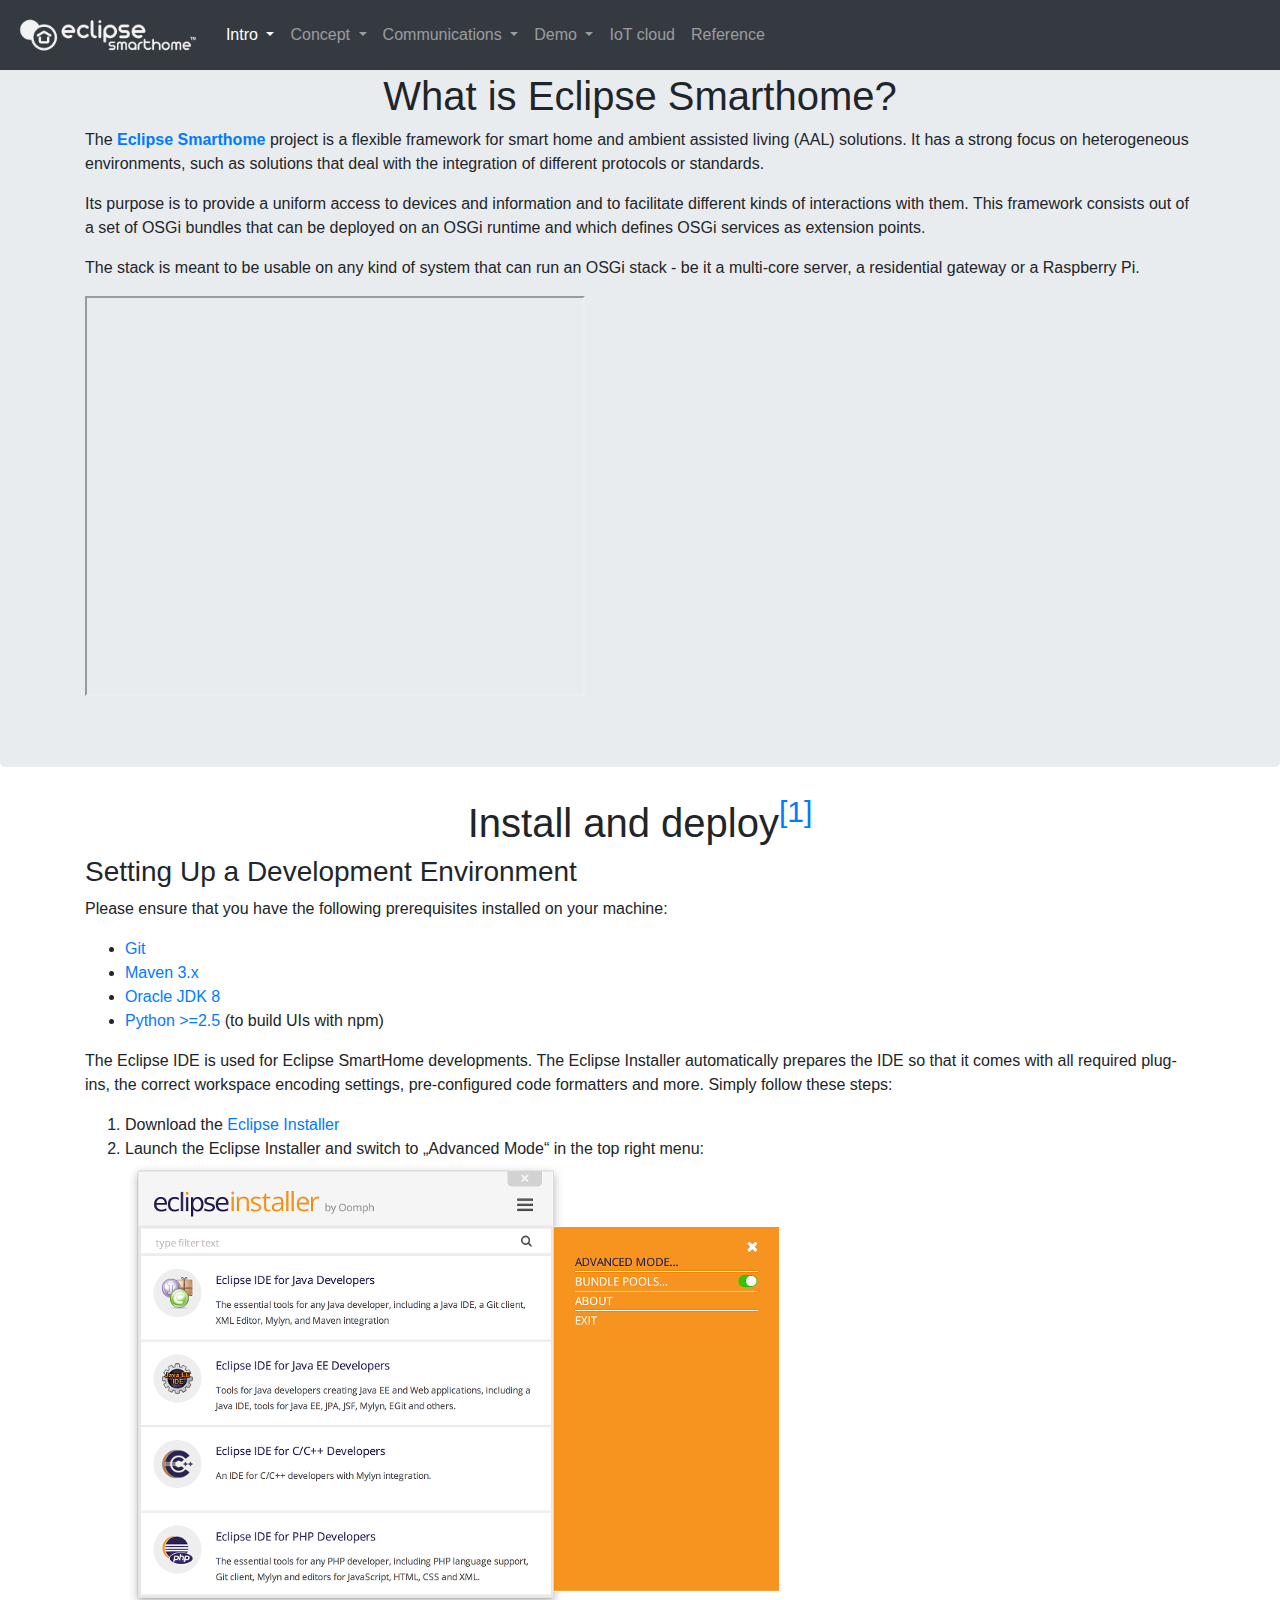
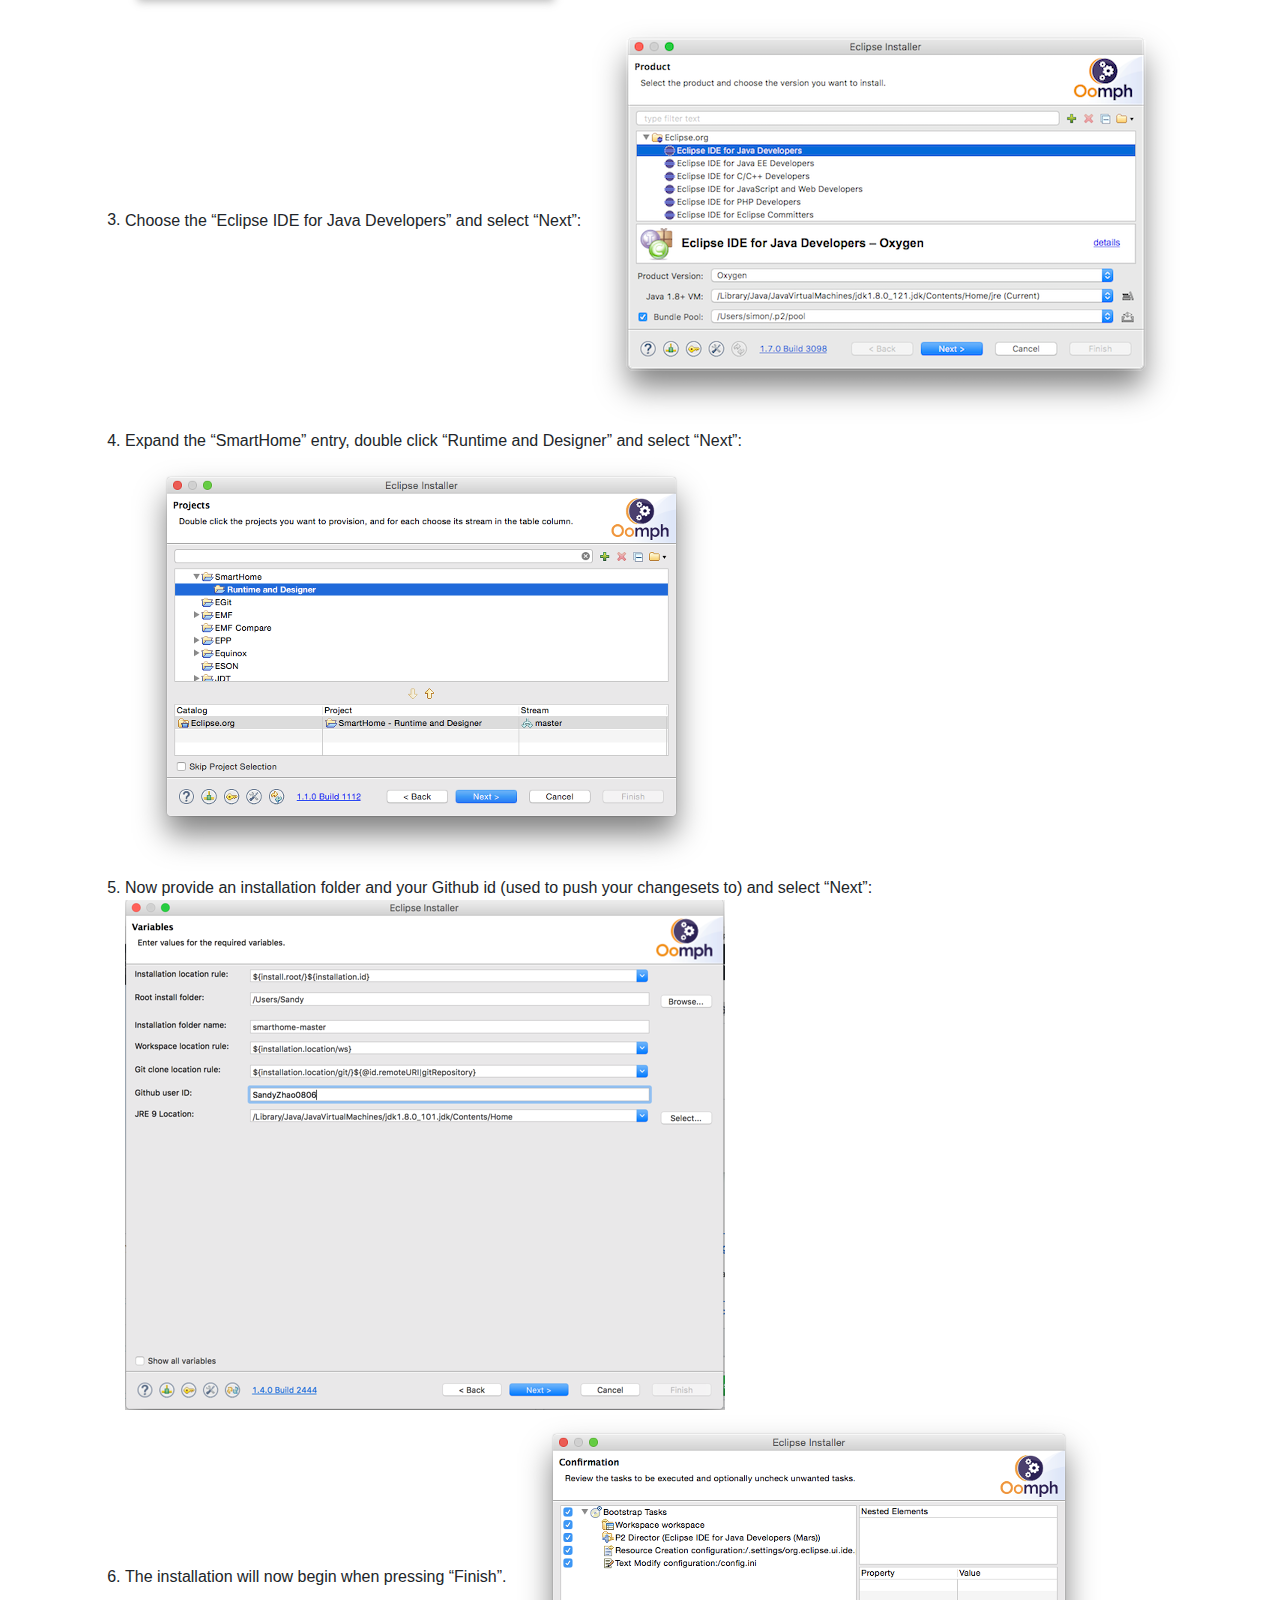
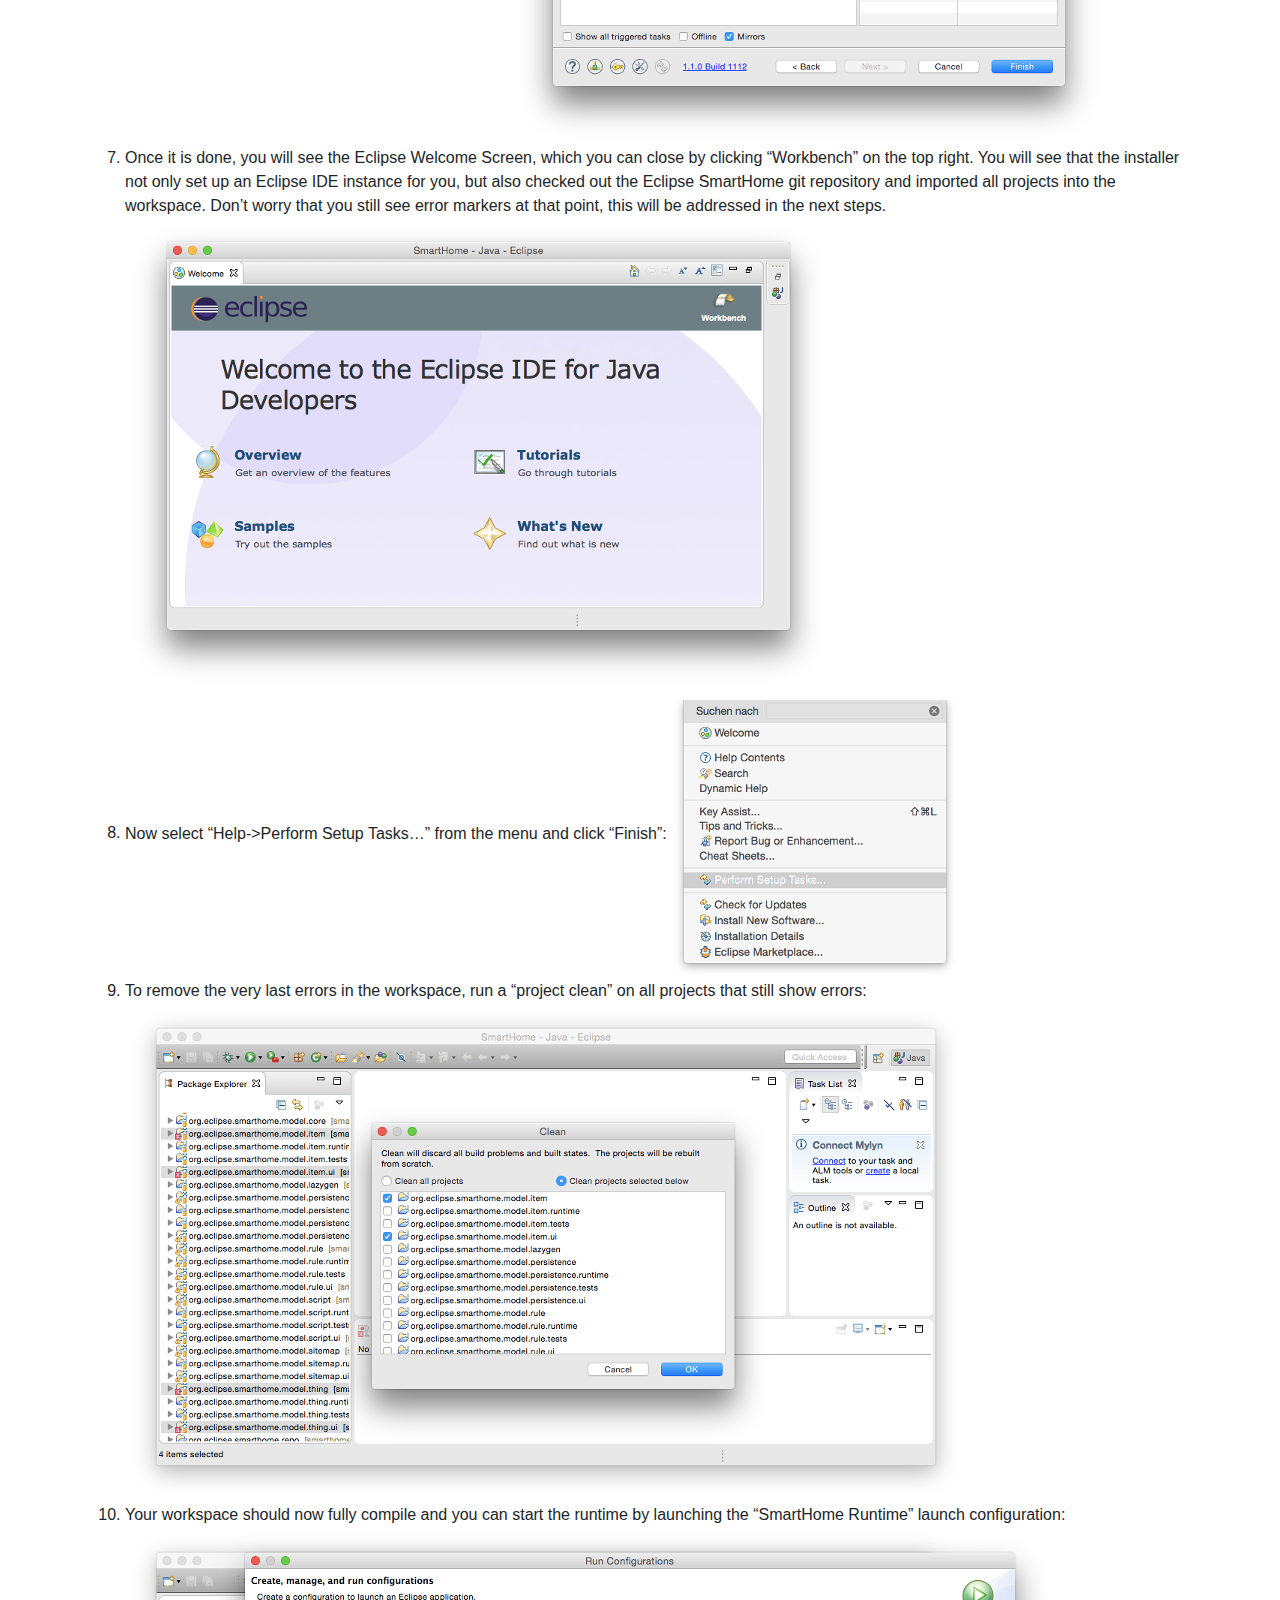
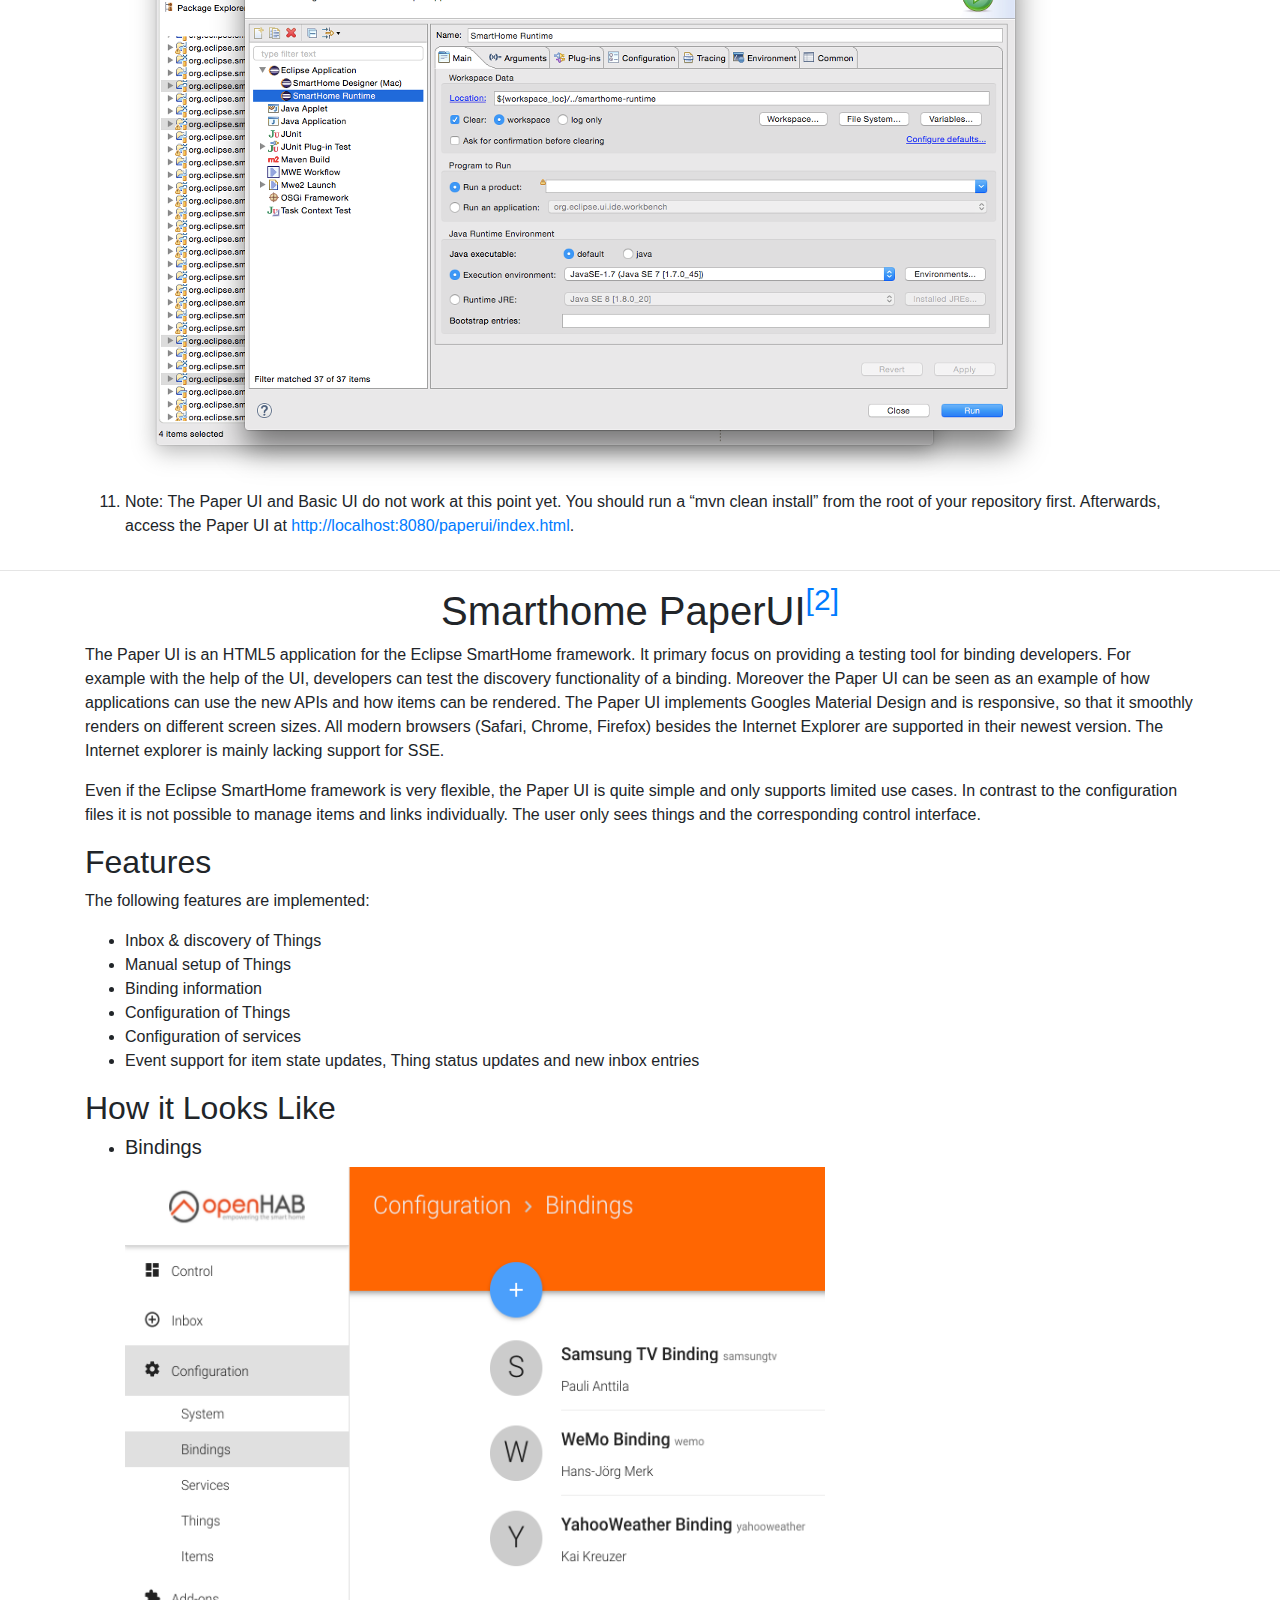
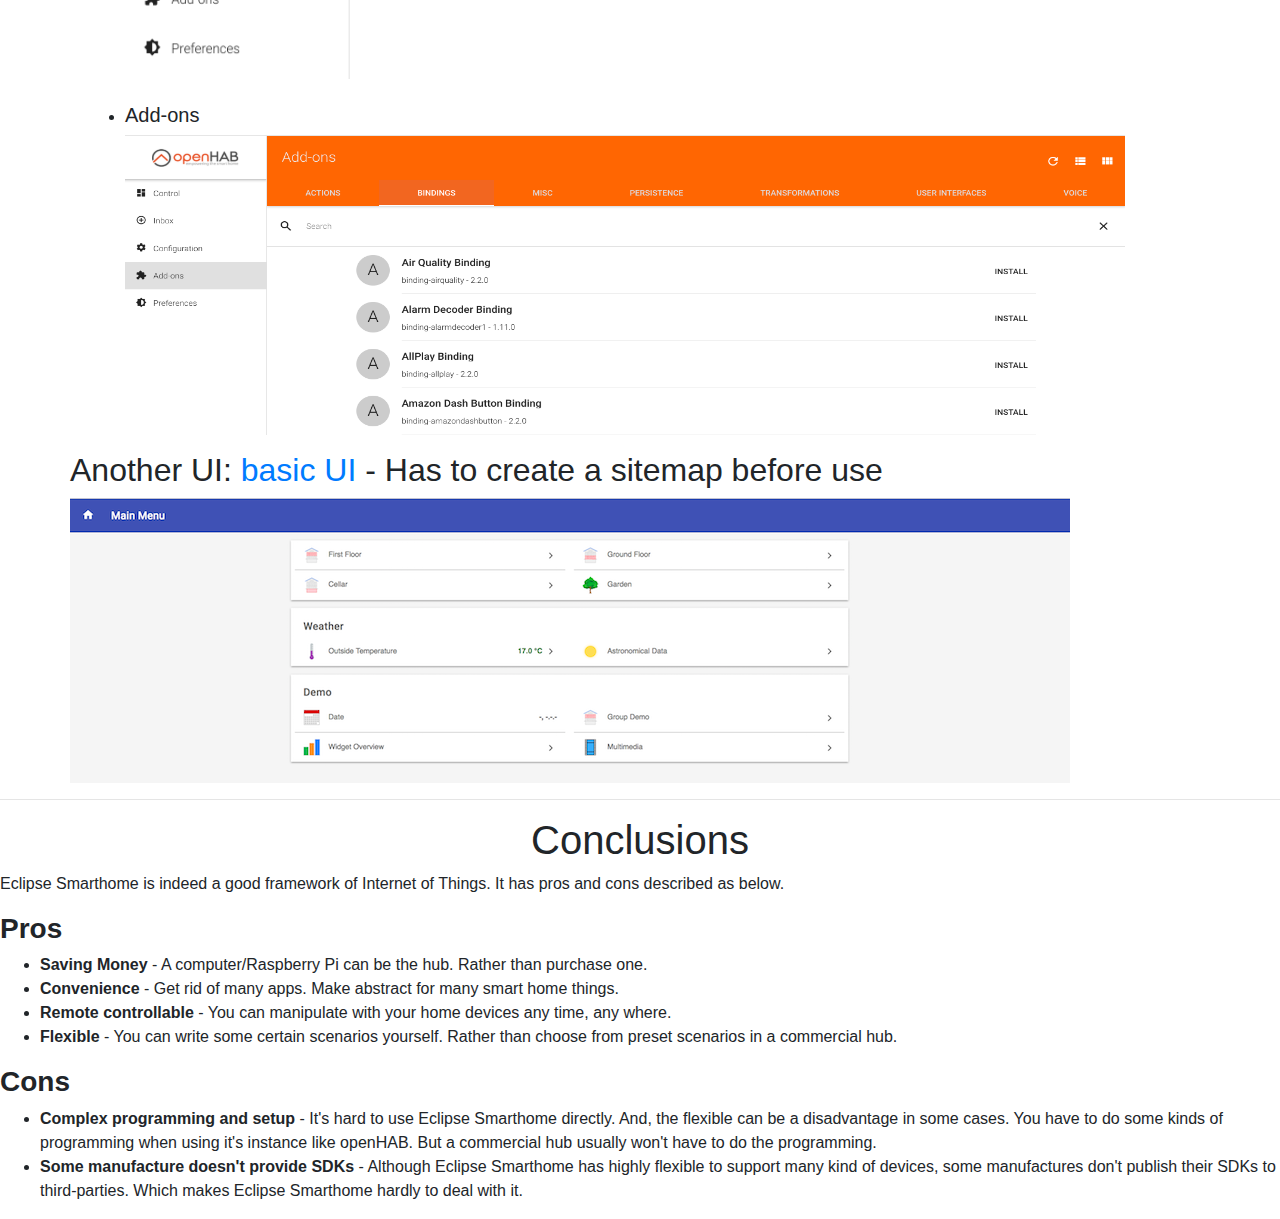
<file: index.html>
<!DOCTYPE html>
<html lang="en">
  <head>
    <meta charset="UTF-8">
    <meta http-equiv="X-UA-Compatible" content="IE=edge">
    <meta name="viewport" content="width=device-width, initial-scale=1">
    <title>Intro</title>
    <!-- Bootstrap -->
    <link href="css/bootstrap-4.0.0.css" rel="stylesheet">
  </head>
  <body>
    <nav id="myHeader" class="navbar navbar-expand-lg navbar-dark bg-dark header fixed-top">
      <a class="navbar-brand" href="#"><img src="images/eclipse_logo.png" height="40"></a>
      <button class="navbar-toggler" type="button" data-toggle="collapse" data-target="#navbarSupportedContent" aria-controls="navbarSupportedContent" aria-expanded="false" aria-label="Toggle navigation">
      <span class="navbar-toggler-icon"></span>
      </button>
      <div class="collapse navbar-collapse" id="navbarSupportedContent">
        <ul class="navbar-nav mr-auto">
		  <li class="nav-item dropdown active">
            <a class="nav-link dropdown-toggle" href="#" id="navbarDropdown" role="button" data-toggle="dropdown" aria-haspopup="true" aria-expanded="false">
            Intro
            </a>
            <div class="dropdown-menu" aria-labelledby="navbarDropdown">
              <a class="dropdown-item" href="index.html">What is Eclipse Smarthome?</a>
              <a class="dropdown-item" href="index.html#install">Install and deploy</a>
			  <a class="dropdown-item" href="index.html#paper-ui">Smarthome PaperUI</a>
			  <a class="dropdown-item" href="index.html#conclusions">Conclusions</a>
          </li>
		  <li class="nav-item dropdown">
            <a class="nav-link dropdown-toggle" href="#" id="navbarDropdown" role="button" data-toggle="dropdown" aria-haspopup="true" aria-expanded="false">
            Concept
            </a>
            <div class="dropdown-menu" aria-labelledby="navbarDropdown">
              <a class="dropdown-item" href="concept.html">Things</a>
              <a class="dropdown-item" href="concept.html#channels">Channels</a>
              <a class="dropdown-item" href="concept.html#bindings">Bindings</a>
              <a class="dropdown-item" href="concept.html#items">Items</a>
              <a class="dropdown-item" href="concept.html#links">Links</a>
          </li>
		  <li class="nav-item dropdown">
            <a class="nav-link dropdown-toggle" href="#" id="navbarDropdown" role="button" data-toggle="dropdown" aria-haspopup="true" aria-expanded="false">
            Communications
            </a>
            <div class="dropdown-menu" aria-labelledby="navbarDropdown">
              <a class="dropdown-item" href="communications.html">What is REST?</a>
              <a class="dropdown-item" href="communications.html#restapi">REST API</a>
              <a class="dropdown-item" href="communications.html#endpoints">REST Endpoints</a>
          </li>
		  <li class="nav-item dropdown">
            <a class="nav-link dropdown-toggle" href="#" id="navbarDropdown" role="button" data-toggle="dropdown" aria-haspopup="true" aria-expanded="false">
            Demo
            </a>
            <div class="dropdown-menu" aria-labelledby="navbarDropdown">
              <a class="dropdown-item" href="demo.html">An instance - openHAB2</a>
              <a class="dropdown-item" href="demo.html#live">live demo</a>
          </li>
		  <li class="nav-item">
            <a class="nav-link" href="cloud.html" >IoT cloud</a>
          </li>
		  <li class="nav-item">
            <a class="nav-link" href="references.html" >Reference</a>
          </li>
        </ul>
      </div>
    </nav>
    <section id="what-is">
      <div class="jumbotron mt-2">
        <div class="container">
          <div class="row">
            <div class="col-12">
              <h1 class="text-center">What is Eclipse Smarthome?</h1>
              <p>The <strong><a href="https://www.eclipse.org/smarthome/index.html">Eclipse Smarthome</a></strong> project is a flexible framework for smart home and ambient assisted living (AAL) solutions. It has a strong focus on heterogeneous environments, such as solutions that deal with the integration of different protocols or standards.</p>
              <p>Its purpose is to provide a uniform access to devices and information and to facilitate different kinds of interactions with them. This framework consists out of a set of OSGi bundles that can be deployed on an OSGi runtime and which defines OSGi services as extension points.</p>
              <p>The stack is meant to be usable on any kind of system that can run an OSGi stack - be it a multi-core server, a residential gateway or a Raspberry Pi.</p>
              <!-- <p><a class="btn btn-primary btn-lg" href="#" role="button">Learn more »</a></p> -->
              <iframe style="margin:auto;"width="500" height="400" src="https://www.youtube.com/embed/0rbv51feAII"></iframe>
            </div>
          </div>
        </div>
      </div>
    </section>
    <section id="install">
      <div class="container">
        <div class="row">
          <div class="col-12">
            <h1 class="text-center">Install and deploy<sup><a href="references.html">[1]</a></sup></h1>
            <h3>Setting Up a Development Environment</h3>
            <p>Please ensure that you have the following prerequisites installed on your machine:</p>
            <ul>
              <li><a href="https://git-scm.com/downloads">Git</a></li>
              <li><a href="https://maven.apache.org/download.cgi">Maven 3.x</a></li>
              <li><a href="http://www.oracle.com/technetwork/java/javase/downloads/jdk8-downloads-2133151.html">Oracle JDK 8</a></li>
              <li><a href="https://www.python.org/downloads/">Python >=2.5</a> (to build UIs with npm)</li>
            </ul>
            <p>The Eclipse IDE is used for Eclipse SmartHome developments. The Eclipse Installer automatically prepares the IDE so that it comes with all required plug-ins, the correct workspace encoding settings, pre-configured code formatters and more. Simply follow these steps:</p>
            <ol>
                <li>Download the <a href="https://wiki.eclipse.org/Eclipse_Installer">Eclipse Installer</a></li>
                <li>Launch the Eclipse Installer and switch to „Advanced Mode“ in the top right menu:
              <img src="images/ide0.png" alt="Step 0"></li>
                <li>Choose the “Eclipse IDE for Java Developers” and select “Next”:
              <img src="images/ide1.png" alt="Step 1"></li>
                <li>Expand the “SmartHome” entry, double click “Runtime and Designer” and select “Next”:
              <img src="images/ide2.png" alt="Step 2"></li>
                <li>Now provide an installation folder and your Github id (used to push your changesets to) and select “Next”:
              <img src="images/ide3.png" alt="Step 3"></li>
                <li>The installation will now begin when pressing “Finish”.
              <img src="images/ide4.png" alt="Step 4"></li>
                <li>Once it is done, you will see the Eclipse Welcome Screen, which you can close by clicking “Workbench” on the top right. You will see that the installer not only set up an Eclipse IDE instance for you, but also checked out the Eclipse SmartHome git repository and imported all projects into the workspace. Don’t worry that you still see error markers at that point, this will be addressed in the next steps.
              <img src="images/ide5.png" alt="Step 5"></li>
                <li>Now select “Help-&gt;Perform Setup Tasks…” from the menu and click “Finish”:
              <img src="images/ide6.png" alt="Step 6"></li>
                <li>To remove the very last errors in the workspace, run a “project clean” on all projects that still show errors:
              <img src="images/ide7.png" alt="Step 7"></li>
                <li>Your workspace should now fully compile and you can start the runtime by launching the “SmartHome Runtime” launch configuration:
              <img src="images/ide8.png" alt="Step 8"></li>
                <li>Note: The Paper UI and Basic UI do not work at this point yet. You should run a “mvn clean install” from the root of your repository first. Afterwards, access the Paper UI at <a href="http://localhost:8080/paperui/index.html">http://localhost:8080/paperui/index.html</a>.</li>
              </ol>
          </div>
        </div>
      </div>
    </section>
    <hr>
    <section id="paper-ui">
      <div class="container">
        <div class="row">
          <div class="col-12">
            <h1 class="text-center">Smarthome PaperUI<sup><a href="references.html">[2]</a></sup></h1>
            <p>The Paper UI is an HTML5 application for the Eclipse SmartHome framework. It primary focus on providing a testing tool for binding developers. For example with the help of the UI, developers can test the discovery functionality of a binding. Moreover the Paper UI can be seen as an example of how applications can use the new APIs and how items can be rendered. The Paper UI implements Googles Material Design and is responsive, so that it smoothly renders on different screen sizes. All modern browsers (Safari, Chrome, Firefox) besides the Internet Explorer are supported in their newest version. The Internet explorer is mainly lacking support for SSE.</p>
            <p>Even if the Eclipse SmartHome framework is very flexible, the Paper UI is quite simple and only supports limited use cases. In contrast to the configuration files it is not possible to manage items and links individually. The user only sees things and the corresponding control interface.</p>
            <!-- <button type="button" class="btn btn-success">Get in touch</button> -->
            <h2>Features</h2>
            <p>The following features are implemented:</p>
            <ul>
                <li>Inbox &amp; discovery of Things</li>
                <li>Manual setup of Things</li>
                <li>Binding information</li>
                <li>Configuration of Things</li>
                <li>Configuration of services</li>
                <li>Event support for item state updates, Thing status updates and new inbox entries</li>
            </ul>
            <p>
              <h2>How it Looks Like</h2> 
              <ul>
                  <li><h5>Bindings</h5><img src="images/paperui1.png" height="512" width="700"></li><br>
                  <li><h5>Add-ons</h5><img src="images/paperui2.png" height="300" width="1000"></li>
              </ul>
            </p>
          </div>
          <h2>Another UI: <a href="http://demo.openhab.org:8080/basicui/app?sitemap=demo">basic UI</a> - Has to create a sitemap before use</h2>
          <img src="images/basicui.png">
        </div>
      </div>
    </section>
    <hr>
    <section id="conclusions">
        <h1 class="text-center">Conclusions</h1>
        <p>Eclipse Smarthome is indeed a good framework of Internet of Things. It has pros and cons described as below.</p>
        <h3><strong>Pros</strong></h3>
        <ul>
          <li><strong>Saving Money</strong> - A computer/Raspberry Pi can be the hub. Rather than purchase one.</li>
          <li><strong>Convenience</strong> - Get rid of many apps. Make abstract for many smart home things.</li>
          <li><strong>Remote controllable</strong> - You can manipulate with your home devices any time, any where.</li>
          <li><strong>Flexible</strong> - You can write some certain scenarios yourself. Rather than choose from preset scenarios in a commercial hub.</li>
        </ul>

        <h3><strong>Cons</strong></h3>
      <ul>
        <li><strong>Complex programming and setup</strong> - It's hard to use Eclipse Smarthome directly. And, the flexible can be a disadvantage in some cases. You have to do some kinds of programming when using it's instance like openHAB. But a commercial hub usually won't have to do the programming.</li>
        <li><strong>Some manufacture doesn't provide SDKs</strong> - Although Eclipse Smarthome has highly flexible to support many kind of devices, some manufactures don't publish their SDKs to third-parties. Which makes Eclipse Smarthome hardly to deal with it.</li>
      </ul>
    </section>

    <!-- jQuery (necessary for Bootstrap's JavaScript plugins) -->
    <script src="js/jquery-3.2.1.min.js"></script>
    <!-- Include all compiled plugins (below), or include individual files as needed -->
    <script src="js/popper.min.js"></script>
    <script src="js/bootstrap-4.0.0.js"></script>
    <script src="js/setheader.js"></script>
  </body>
</html>
</file>
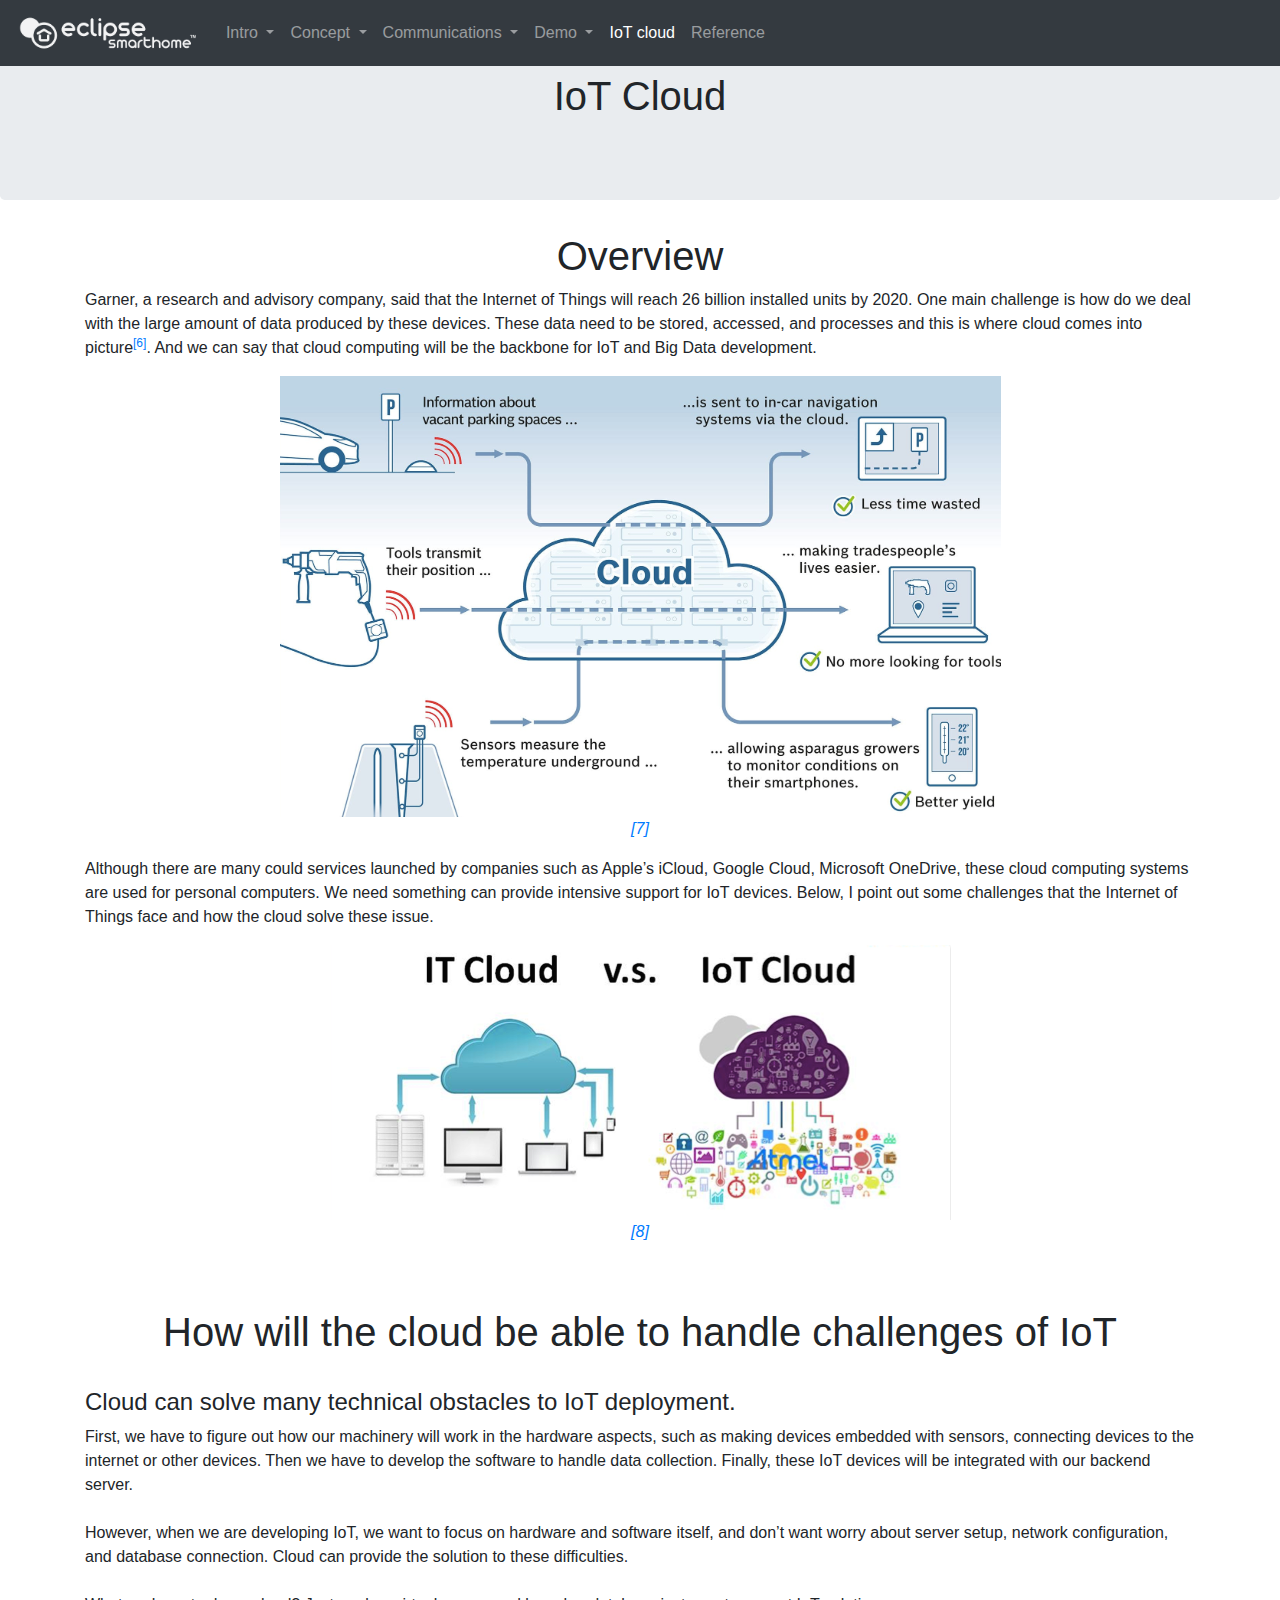
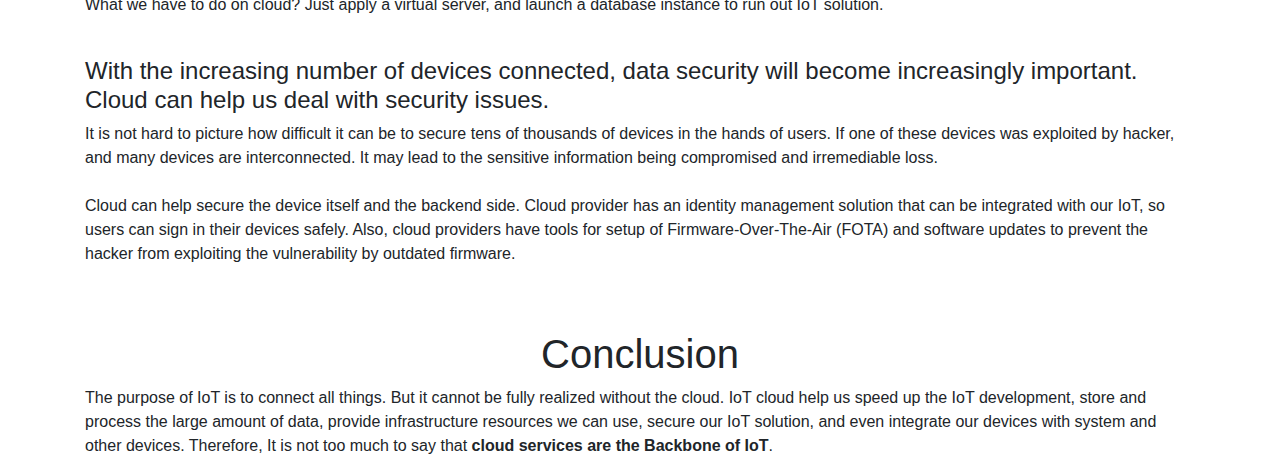
<file: cloud.html>
<!DOCTYPE html>
<html lang="en">

<head>
    <meta charset="UTF-8">
    <meta http-equiv="X-UA-Compatible" content="IE=edge">
    <meta name="viewport" content="width=device-width, initial-scale=1">
    <title>IoT Cloud</title>
    <!-- Bootstrap -->
    <link href="css/bootstrap-4.0.0.css" rel="stylesheet">
</head>

<body>
    <nav class="navbar navbar-expand-lg navbar-dark bg-dark fixed-top">
        <a class="navbar-brand" href="#"><img src="images/eclipse_logo.png" height="40"></a>
        <button class="navbar-toggler" type="button" data-toggle="collapse" data-target="#navbarSupportedContent" aria-controls="navbarSupportedContent" aria-expanded="false" aria-label="Toggle navigation">
            <span class="navbar-toggler-icon"></span>
        </button>
        <div class="collapse navbar-collapse" id="navbarSupportedContent">
            <ul class="navbar-nav mr-auto">
                <li class="nav-item dropdown">
                    <a class="nav-link dropdown-toggle" href="#" id="navbarDropdown" role="button" data-toggle="dropdown" aria-haspopup="true" aria-expanded="false">
                    Intro
                </a>
                    <div class="dropdown-menu" aria-labelledby="navbarDropdown">
                        <a class="dropdown-item" href="index.html">What is Eclipse Smarthome?</a>
                        <a class="dropdown-item" href="index.html#install">Install and deploy</a>
                        <a class="dropdown-item" href="index.html#paper-ui">Smarthome PaperUI</a>
                        <a class="dropdown-item" href="index.html#conclusions">Conclusions</a>
                    </div>
                </li>
                <li class="nav-item dropdown">
                    <a class="nav-link dropdown-toggle" href="#" id="conceptNavbarDropdown" role="button" data-toggle="dropdown" aria-haspopup="true" aria-expanded="false">
                    Concept
                </a>
                    <div class="dropdown-menu" aria-labelledby="navbarDropdown">
                        <a class="dropdown-item" href="concept.html">Things</a>
                        <a class="dropdown-item" href="concept.html#channels">Channels</a>
                        <a class="dropdown-item" href="concept.html#bindings">Bindings</a>
                        <a class="dropdown-item" href="concept.html#items">Items</a>
                        <a class="dropdown-item" href="concept.html#links">Links</a>
                    </div>
                </li>
                <li class="nav-item dropdown">
                    <a class="nav-link dropdown-toggle" href="#" id="communicationsNavbarDropdown" role="button" data-toggle="dropdown" aria-haspopup="true" aria-expanded="false">
                    Communications
                </a>
                    <div class="dropdown-menu" aria-labelledby="navbarDropdown">
                        <a class="dropdown-item" href="communications.html">What is REST?</a>
                        <a class="dropdown-item" href="communications.html#restapi">REST API</a>
                        <a class="dropdown-item" href="communications.html#endpoints">REST Endpoints</a>
                    </div>
                </li>
                <li class="nav-item dropdown">
                    <a class="nav-link dropdown-toggle" href="#" id="demoNavbarDropdown" role="button" data-toggle="dropdown" aria-haspopup="true" aria-expanded="false">
                    Demo
                </a>
                    <div class="dropdown-menu" aria-labelledby="DemoNavbarDropdown">
                        <a class="dropdown-item" href="demo.html">An instance - openHAB2</a>
                        <a class="dropdown-item" href="demo.html#live">live demo</a>
                    </div>
                </li>
                <li class="nav-item  active">
                    <a class="nav-link" href="cloud.html">IoT cloud</a>
                </li>
                <li class="nav-item">
                    <a class="nav-link" href="references.html">Reference</a>
                </li>
            </ul>
        </div>
    </nav>
    <section>
        <div class="jumbotron text-center mt-2">
            <div class="container">
                <div class="row">
                    <div class="col-12">
                        <h1>IoT Cloud</h1>
                        <p></p>
                    </div>
                </div>
            </div>
        </div>
    </section>
    <section id="rest">
        <div class="container">
            <div class="row">
                <div class="col-12 text-left">
                    <h1 class="text-center">Overview</h1>
                    <p>Garner, a research and advisory company, said that the Internet of Things will reach 26 billion installed units by 2020. One main challenge is how do we deal with the large amount of data produced by these devices. These data need to be stored, accessed, and processes and this is where cloud comes into picture<sup><a href="references.html">[6]</a></sup>. And we can say that cloud computing will be the backbone for IoT and Big Data development.
                    </p>
                    <p class="text-center"><img src="images/cloud1.png"><br><a href="references.html"><em>[7]</em></a></p>
 

                    <p>Although there are many could services launched by companies such as Apple’s iCloud, Google Cloud, Microsoft OneDrive, these cloud computing systems are used for personal computers. We need something can provide intensive support for IoT devices. Below, I point out some challenges that the Internet of Things face and how the cloud solve these issue.</p>
                    <p class="text-center"><img src="images/cloud2.png"><br><a href="references.html"><em>[8]</em></a></p>



                    <br>
                    <br>
                    <h1 class="text-center">How will the cloud be able to handle challenges of IoT</h1>
                    <br>
                    <h4>Cloud can solve many technical obstacles to IoT deployment.</h4>
                    <p>First, we have to figure out how our machinery will work in the hardware aspects, such as making devices embedded with sensors, connecting devices to the internet or other devices. Then we have to develop the software to handle data collection. Finally, these IoT devices will be integrated with our backend server. <br><br>However, when we are developing IoT, we want to focus on hardware and software itself, and don’t want worry about server setup, network configuration, and database connection. Cloud can provide the solution to these difficulties. <br><br>What we have to do on cloud? Just apply a virtual server, and launch a database instance to run out IoT solution.
                    </p>
                    <br>
                    <h4>With the increasing number of devices connected, data security will become increasingly important. Cloud can help us deal with security issues.</h4>
                    <p>It is not hard to picture how difficult it can be to secure tens of thousands of devices in the hands of users. If one of these devices was exploited by hacker, and many devices are interconnected. It may lead to the sensitive information being compromised and irremediable loss. <br><br>Cloud can help secure the device itself and the backend side. Cloud provider has an identity management solution that can be integrated with our IoT, so users can sign in their devices safely. Also, cloud providers have tools for setup of Firmware-Over-The-Air (FOTA) and software updates to prevent the hacker from exploiting the vulnerability by outdated firmware.
                    </p>
                    <br>
                    <br>
                    <h1 class="text-center">Conclusion</h1>
                    <p>The purpose of IoT is to connect all things. But it cannot be fully realized without the cloud. IoT cloud help us speed up the IoT development, store and process the large amount of data, provide infrastructure resources we can use, secure our IoT solution, and even integrate our devices with system and other devices. Therefore, It is not too much to say that <strong>cloud services are the Backbone of IoT</strong>.</p>
                </div>
            </div>
        </div>
    </section>

    <!-- jQuery (necessary for Bootstrap's JavaScript plugins) -->
    <script src="js/jquery-3.2.1.min.js"></script>
    <!-- Include all compiled plugins (below), or include individual files as needed -->
    <script src="js/popper.min.js"></script>
    <script src="js/bootstrap-4.0.0.js"></script>
</body>

</html>
</file>
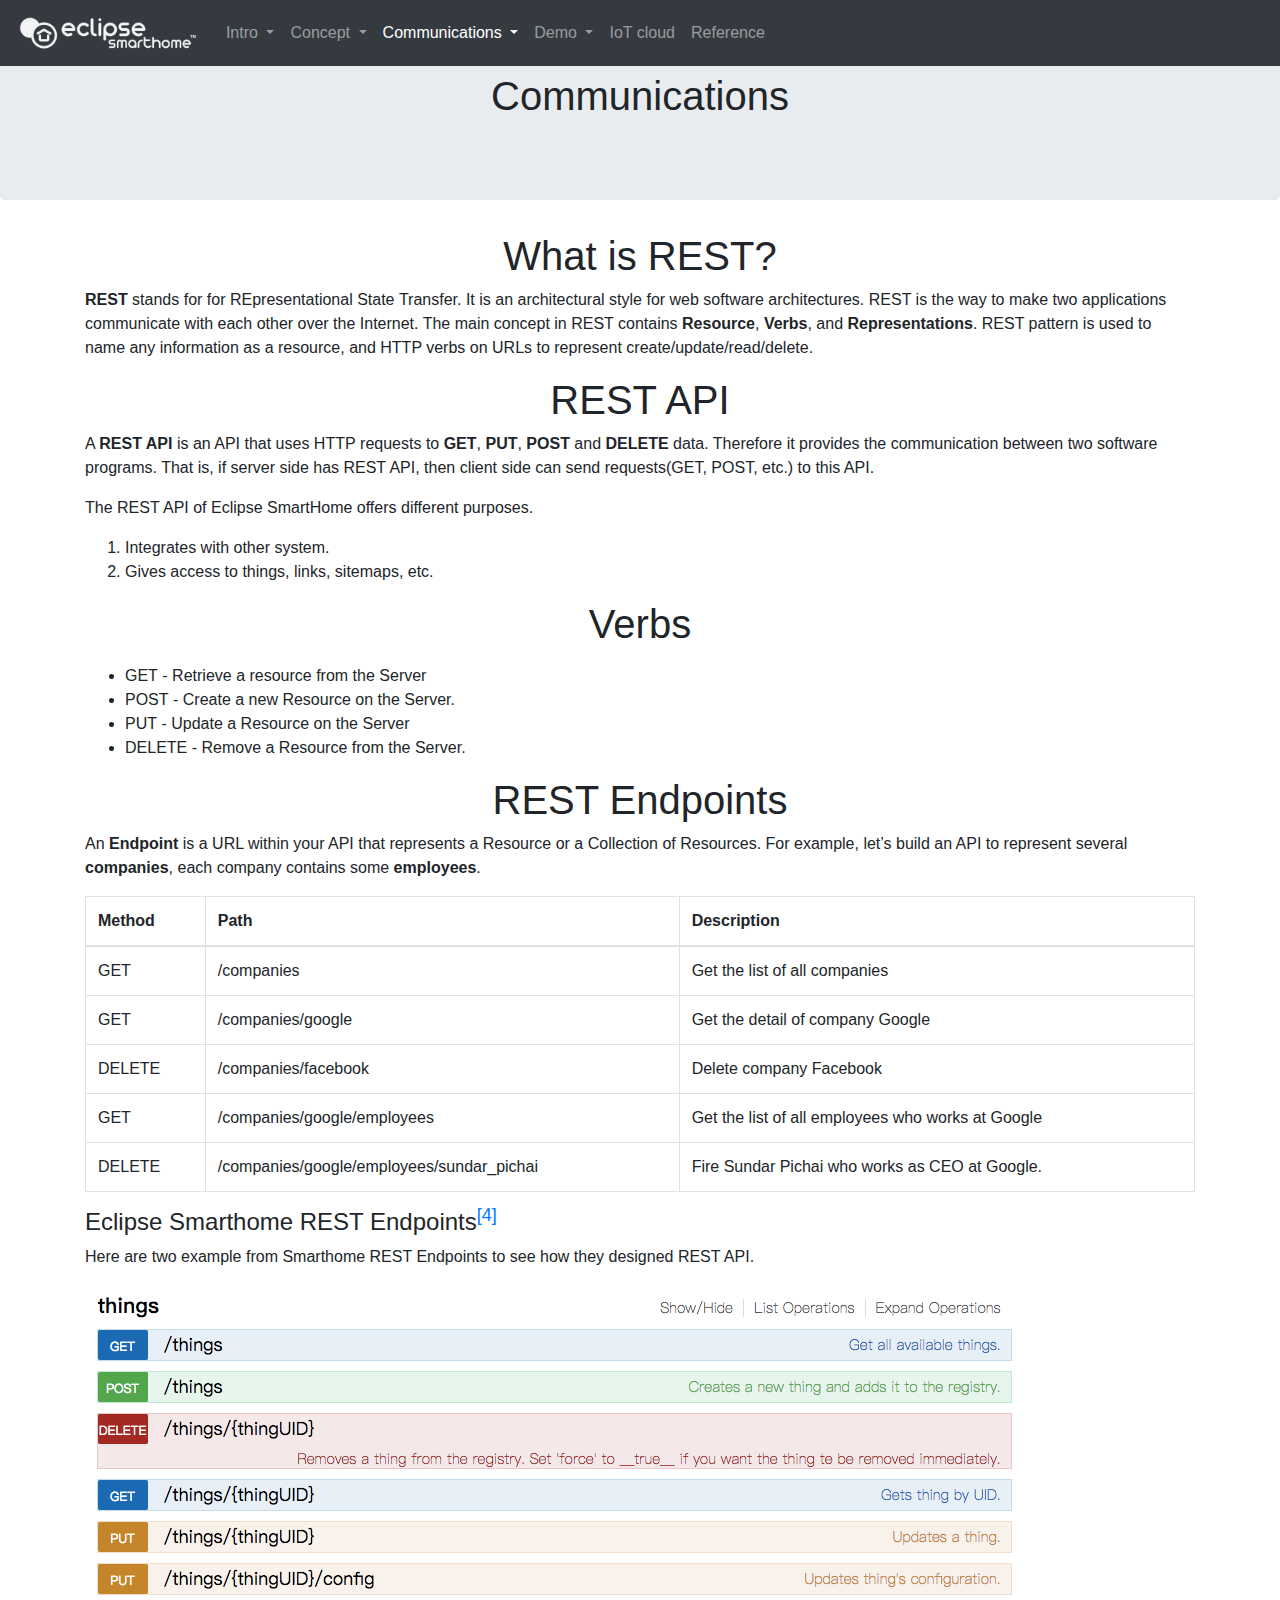
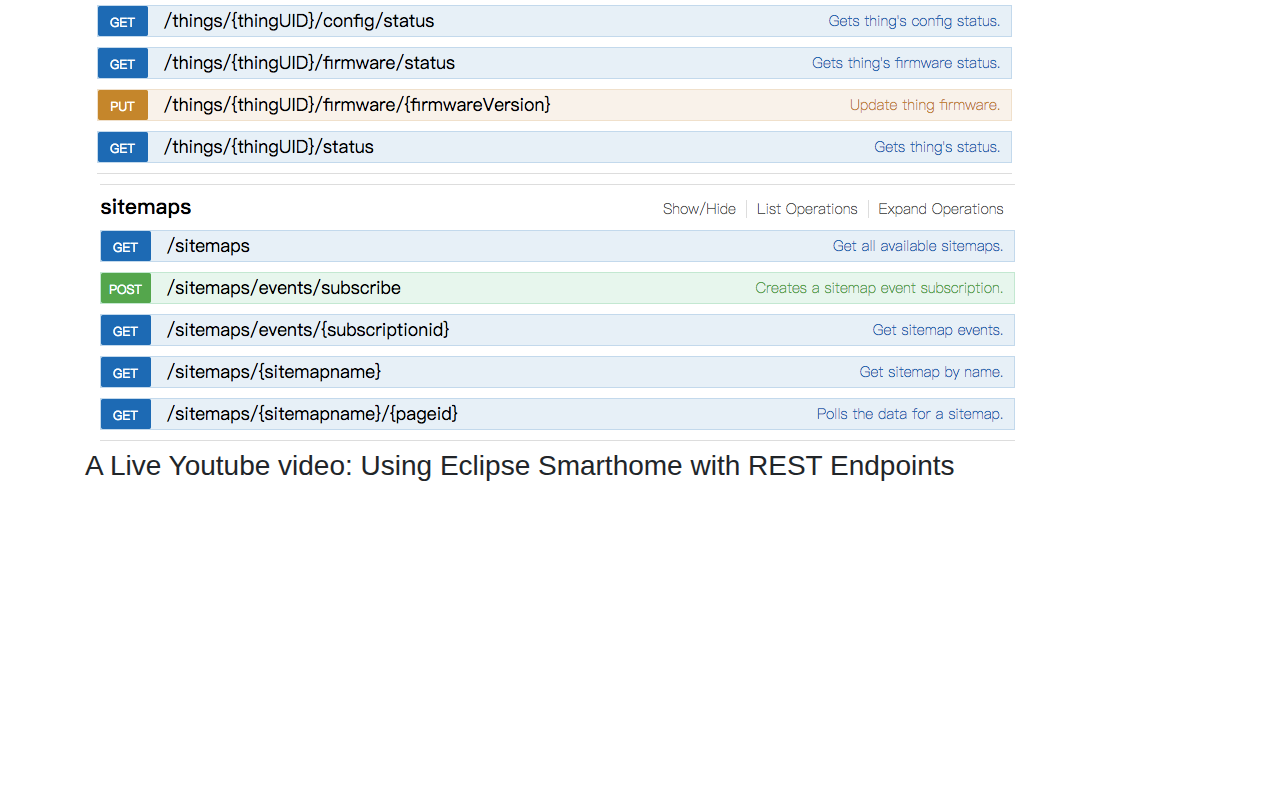
<file: communications.html>
<!DOCTYPE html>
<html lang="en">

<head>
    <meta charset="UTF-8">
    <meta http-equiv="X-UA-Compatible" content="IE=edge">
    <meta name="viewport" content="width=device-width, initial-scale=1">
    <title>Communications</title>
    <!-- Bootstrap -->
    <link href="css/bootstrap-4.0.0.css" rel="stylesheet">
</head>

<body>
    <nav class="navbar navbar-expand-lg navbar-dark bg-dark fixed-top">
        <a class="navbar-brand" href="#"><img src="images/eclipse_logo.png" height="40"></a>
        <button class="navbar-toggler" type="button" data-toggle="collapse" data-target="#navbarSupportedContent" aria-controls="navbarSupportedContent" aria-expanded="false" aria-label="Toggle navigation">
            <span class="navbar-toggler-icon"></span>
        </button>
        <div class="collapse navbar-collapse" id="navbarSupportedContent">
            <ul class="navbar-nav mr-auto">
                <li class="nav-item dropdown">
                    <a class="nav-link dropdown-toggle" href="#" id="navbarDropdown" role="button" data-toggle="dropdown" aria-haspopup="true" aria-expanded="false">
                    Intro
                </a>
                    <div class="dropdown-menu" aria-labelledby="navbarDropdown">
                        <a class="dropdown-item" href="index.html">What is Eclipse Smarthome?</a>
                        <a class="dropdown-item" href="index.html#install">Install and deploy</a>
                        <a class="dropdown-item" href="index.html#paper-ui">Smarthome PaperUI</a>
                        <a class="dropdown-item" href="index.html#conclusions">Conclusions</a>
                    </div>
                </li>
                <li class="nav-item dropdown">
                    <a class="nav-link dropdown-toggle" href="#" id="conceptNavbarDropdown" role="button" data-toggle="dropdown" aria-haspopup="true" aria-expanded="false">
                    Concept
                </a>
                    <div class="dropdown-menu" aria-labelledby="navbarDropdown">
                        <a class="dropdown-item" href="concept.html">Things</a>
                        <a class="dropdown-item" href="concept.html#channels">Channels</a>
                        <a class="dropdown-item" href="concept.html#bindings">Bindings</a>
                        <a class="dropdown-item" href="concept.html#items">Items</a>
                        <a class="dropdown-item" href="concept.html#links">Links</a>
                    </div>
                </li>
                <li class="nav-item dropdown active">
                    <a class="nav-link dropdown-toggle" href="#" id="communicationsNavbarDropdown" role="button" data-toggle="dropdown" aria-haspopup="true" aria-expanded="false">
                    Communications
                </a>
                    <div class="dropdown-menu" aria-labelledby="navbarDropdown">
                        <a class="dropdown-item" href="communications.html">What is REST?</a>
                        <a class="dropdown-item" href="communications.html#restapi">REST API</a>
                        <a class="dropdown-item" href="communications.html#endpoints">REST Endpoints</a>
                    </div>
                </li>
                <li class="nav-item dropdown">
                    <a class="nav-link dropdown-toggle" href="#" id="demoNavbarDropdown" role="button" data-toggle="dropdown" aria-haspopup="true" aria-expanded="false">
                    Demo
                </a>
                    <div class="dropdown-menu" aria-labelledby="DemoNavbarDropdown">
                        <a class="dropdown-item" href="demo.html">An instance - openHAB2</a>
                        <a class="dropdown-item" href="demo.html#live">live demo</a>
                    </div>
                </li>
                <li class="nav-item">
                    <a class="nav-link" href="cloud.html">IoT cloud</a>
                </li>
                <li class="nav-item">
                    <a class="nav-link" href="references.html">Reference</a>
                </li>
            </ul>
        </div>
    </nav>
    <section>
        <div class="jumbotron text-center mt-2">
            <div class="container">
                <div class="row">
                    <div class="col-12">
                        <h1>Communications</h1>
                        <p></p>
                    </div>
                </div>
            </div>
        </div>
    </section>
    <section id="rest">
        <div class="container">
            <div class="row">
                <div class="col-12 text-left">
                    <h1 class="text-center">What is REST?</h1>
                    <p><strong>REST</strong> stands for for REpresentational State Transfer. It is an architectural style for web software architectures. REST is the way to make two applications communicate with each other over the Internet. The main concept in REST contains <strong>Resource</strong>, <strong>Verbs</strong>, and <strong>Representations</strong>. REST pattern is used to name any information as a resource, and HTTP verbs on URLs to represent create/update/read/delete.
                    </p>
                </div>
            </div>
        </div>
    </section>
    <section id="restapi">
        <div class="container">
            <div class="row">
                <div class="col-12 text-left">
                    <h1 class="text-center">REST API</h1>
                    <p>A <strong>REST API</strong> is an API that uses HTTP requests to <strong>GET</strong>, <strong>PUT</strong>, <strong>POST</strong> and <strong>DELETE</strong> data. Therefore it provides the communication between two software programs. That is, if server side has REST API, then client side can send requests(GET, POST, etc.) to this API.
                    </p>
                    <p>The REST API of Eclipse SmartHome offers different purposes.</p>
                        <ol>
                            <li>Integrates with other system.</li>
                            <li>Gives access to things, links, sitemaps, etc.</li>
                        </ol>
                    
                </div>
            </div>
        </div>
    </section>
    <section id="verbs">
        <div class="container">
            <div class="row">
                <div class="col-12 text-left">
                    <h1 class="text-center">Verbs</h1>
                    <p>
                        <ul>
                            <li>GET - Retrieve a resource from the Server</li>
                            <li>POST - Create a new Resource on the Server.</li>
                            <li>PUT - Update a Resource on the Server</li>
                            <li>DELETE - Remove a Resource from the Server.</li>
                        </ul>
                    </p>
                </div>
            </div>
        </div>
    </section>
    <section id="endpoints">
        <div class="container">
            <div class="row">
                <div class="col-12 text-left">
                    <h1 class="text-center">REST Endpoints</h1>
                    <p>
                        An
                        <Strong>Endpoint</Strong> is a URL within your API that represents a Resource or a Collection of Resources. For example, let’s build an API to represent several <Strong>companies</Strong>, each company contains some <Strong>employees</Strong>. 
                    </p>
                    <table class="table table-bordered">
                            <thead>
                                <tr>
                                    <th>Method</th>
                                    <th>Path</th>
                                    <th>Description</th>
                                </tr>
                            </thead>
                            <tbody>
                                <tr>
                                    <td>GET</td>
                                    <td>/companies</td>
                                    <td>Get the list of all companies</td>
                                </tr>
                                <tr>
                                    <td>GET</td>
                                    <td>/companies/google</td>
                                    <td>Get the detail of company Google</td>
                                </tr>
                                <tr>
                                    <td>DELETE</td>
                                    <td>/companies/facebook</td>
                                    <td>Delete company Facebook</td>
                                </tr>
                                <tr>
                                    <td>GET</td>
                                    <td>/companies/google/employees</td>
                                    <td>Get the list of all employees who works at Google</td>
                                </tr>
                                <tr>
                                    <td>DELETE</td>
                                    <td>/companies/google/employees/sundar_pichai</td>
                                    <td>Fire Sundar Pichai who works as CEO at Google.</td>
                                </tr>
                            </tbody>
                        </table>


                        <h4>
                            Eclipse Smarthome REST Endpoints<sup><a href="references.html">[4]</a> </sup>
                        </h4>
                        <p>Here are two example from Smarthome REST Endpoints to see how they designed REST API.</p>

                        <img class="mr-3 img-fluid" src="images/things_api.png">
                        <img class="mr-3 img-fluid" src="images/sitemaps_api.png">
                        <h3 class="text-left">A Live Youtube video: Using Eclipse Smarthome with REST Endpoints</h3>
                        <iframe width="560" height="315" src="https://www.youtube.com/embed/fC8VS3MggPY" frameborder="0" allow="autoplay; encrypted-media" allowfullscreen></iframe>

                </div>
            </div>
        </div>
    </section>

    <!-- jQuery (necessary for Bootstrap's JavaScript plugins) -->
    <script src="js/jquery-3.2.1.min.js"></script>
    <!-- Include all compiled plugins (below), or include individual files as needed -->
    <script src="js/popper.min.js"></script>
    <script src="js/bootstrap-4.0.0.js"></script>
</body>

</html>
</file>
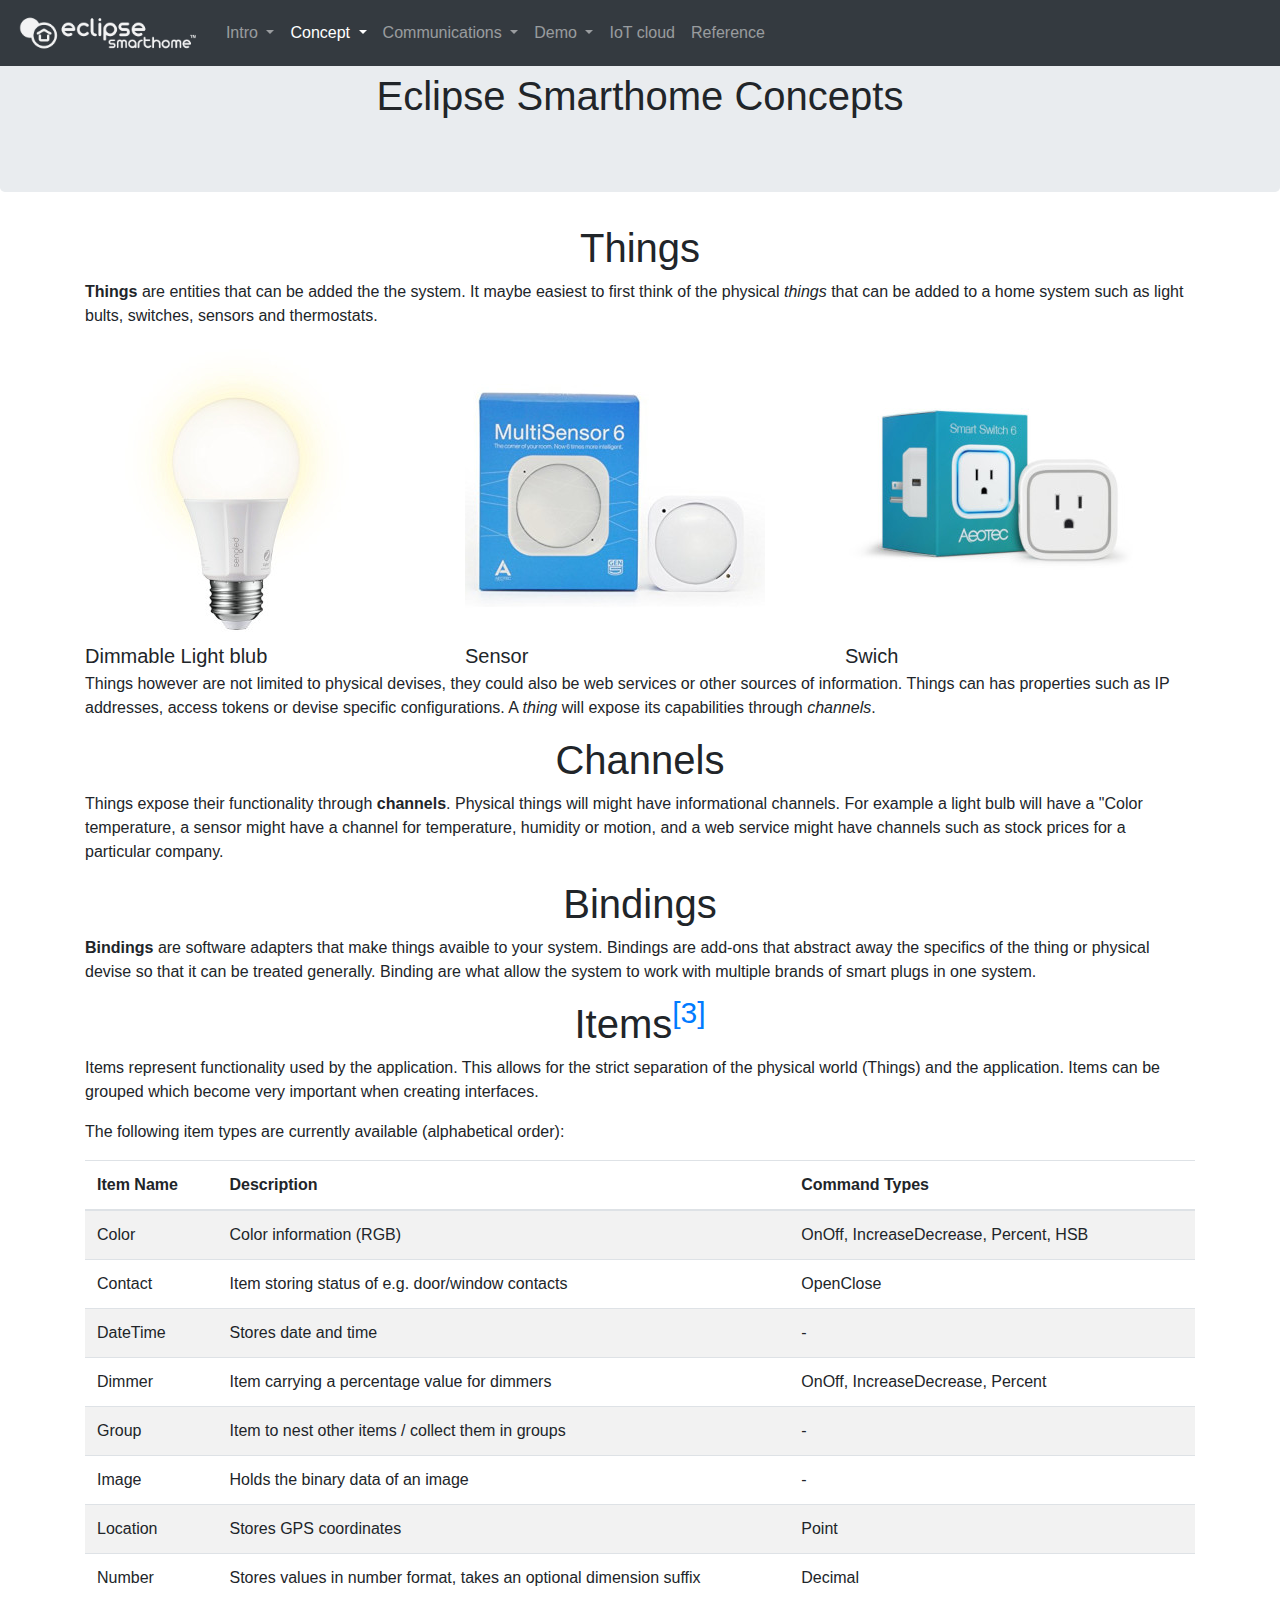
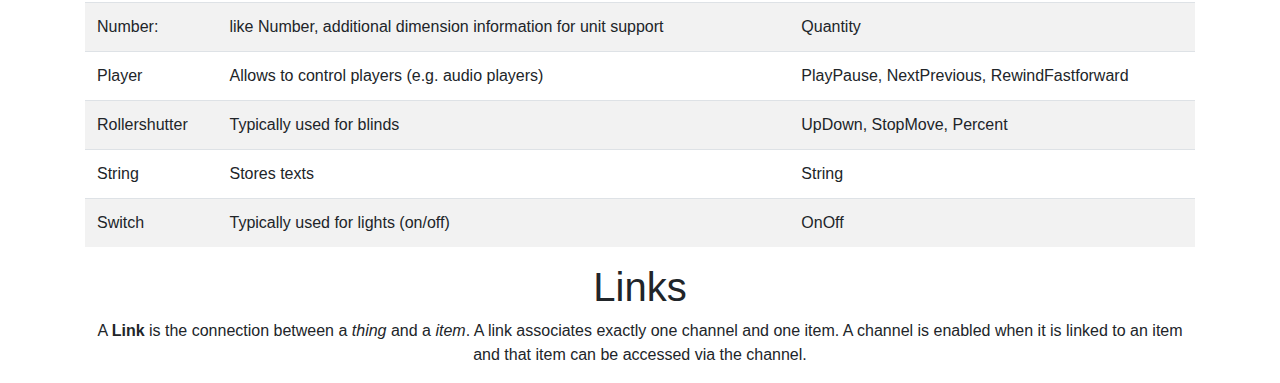
<file: concept.html>
<!DOCTYPE html>
<html lang="en">
<head>
    <meta charset="UTF-8">
    <meta http-equiv="X-UA-Compatible" content="IE=edge">
    <meta name="viewport" content="width=device-width, initial-scale=1">
    <title>Concepts</title>
    <!-- Bootstrap -->
    <link href="css/bootstrap-4.0.0.css" rel="stylesheet">
</head>
<body>
<nav class="navbar navbar-expand-lg navbar-dark bg-dark fixed-top">
    <a class="navbar-brand" href="#"><img src="images/eclipse_logo.png" height="40"></a>
    <button class="navbar-toggler" type="button" data-toggle="collapse" data-target="#navbarSupportedContent" aria-controls="navbarSupportedContent" aria-expanded="false" aria-label="Toggle navigation">
        <span class="navbar-toggler-icon"></span>
    </button>
    <div class="collapse navbar-collapse" id="navbarSupportedContent">
        <ul class="navbar-nav mr-auto">
            <li class="nav-item dropdown">
                <a class="nav-link dropdown-toggle" href="#" id="navbarDropdown" role="button" data-toggle="dropdown" aria-haspopup="true" aria-expanded="false">
                    Intro
                </a>
                <div class="dropdown-menu" aria-labelledby="navbarDropdown">
                    <a class="dropdown-item" href="index.html">What is Eclipse Smarthome?</a>
                    <a class="dropdown-item" href="index.html#install">Install and deploy</a>
                    <a class="dropdown-item" href="index.html#paper-ui">Smarthome PaperUI</a>
                    <a class="dropdown-item" href="index.html#conclusions">Conclusions</a>
                </div>
            </li>
            <li class="nav-item dropdown active">
                <a class="nav-link dropdown-toggle" href="#" id="conceptNavbarDropdown" role="button" data-toggle="dropdown" aria-haspopup="true" aria-expanded="false">
                    Concept
                </a>
                <div class="dropdown-menu" aria-labelledby="navbarDropdown">
                    <a class="dropdown-item" href="concept.html">Things</a>
                    <a class="dropdown-item" href="concept.html#channels">Channels</a>
                    <a class="dropdown-item" href="concept.html#bindings">Bindings</a>
                    <a class="dropdown-item" href="concept.html#items">Items</a>
                    <a class="dropdown-item" href="concept.html#links">Links</a>
                </div>
            </li>
            <li class="nav-item dropdown">
                <a class="nav-link dropdown-toggle" href="#" id="communicationsNavbarDropdown" role="button" data-toggle="dropdown" aria-haspopup="true" aria-expanded="false">
                    Communications
                </a>
                <div class="dropdown-menu" aria-labelledby="navbarDropdown">
                    <a class="dropdown-item" href="communications.html">What is REST?</a>
                    <a class="dropdown-item" href="communications.html#restapi">REST API</a>
                    <a class="dropdown-item" href="communications.html#endpoints">REST Endpoints</a>
                </div>
            </li>
            <li class="nav-item dropdown">
                <a class="nav-link dropdown-toggle" href="#" id="demoNavbarDropdown" role="button" data-toggle="dropdown" aria-haspopup="true" aria-expanded="false">
                    Demo
                </a>
                <div class="dropdown-menu" aria-labelledby="DemoNavbarDropdown">
                    <a class="dropdown-item" href="demo.html">An instance - openHAB2</a>
                    <a class="dropdown-item" href="demo.html#live">live demo</a>
                </div>
            </li>
            <li class="nav-item">
                <a class="nav-link" href="cloud.html" >IoT cloud</a>
            </li>
            <li class="nav-item">
                <a class="nav-link" href="references.html" >Reference</a>
            </li>
        </ul>
    </div>
</nav>
<section>
    <div class="jumbotron text-center mt-2">
        <div class="container">
            <div class="row">
                <div class="col-12">
                    <h1>Eclipse Smarthome Concepts</h1>
                </div>
            </div>
        </div>
    </div>
</section>


<section id="things">
    <div class="container">
        <div class="row">
            <div class="col-12 text-left">
                <h1 class="text-center">Things</h1>
                <p><strong>Things</strong> are entities that can be added the the system.  It maybe easiest to first think of the physical <i>things</i> that can be added to a home system such as light bults, switches, sensors and thermostats.</p>
            </div>
        </div>
        <div class="row">
            <div class="col-md-4 col-12">
                <img class="img-fluid" src="images/concept/bulb.jpg" alt="Bulb">
                <div class="media-body">
                    <h5 class="mt-0 mb-1">Dimmable Light blub </h5>
                </div>
            </div>
            <div class="col-md-4 col-12">
                <img class="mr-3 img-fluid" src="images/concept/sensor.jpg" alt="Sensor">
                <div class="media-body">
                    <h5 class="mt-0 mb-1">Sensor</h5>
                </div>
            </div>
            <div class="col-md-4 col-12">
                <img class="mr-3 img-fluid" src="images/concept/smartswitch.jpg" alt="Switch">
                <div class="media-body">
                    <h5 class="mt-0 mb-1">Swich</h5>
                </div>
            </div>
        </div>
        <div class="row">
            <div class="col-12 text-left">
                <p>Things however are not limited to physical devises, they could also be web services or other sources of information.  Things can has properties such as IP addresses, access tokens or devise specific configurations. A <i>thing</i> will expose its capabilities through <i>channels</i>. </p>
            </div>
        </div>
    </div>
</section>



<section id="channels">
    <div class="container">
        <div class="row">
            <div class="col-12 text-left">
                <h1 class="text-center">Channels</h1>
                <p>Things expose their functionality through <strong>channels</strong>.  Physical things will might have informational channels.  For example a light bulb will have a &quot;Color temperature, a sensor might have a channel for temperature, humidity or motion, and a web service might have channels such as stock prices for a particular company.</p>
            </div>
        </div>
    </div>
</section>


<section id="bindings">
    <div class="container">
        <div class="row">
            <div class="col-12 text-left">
                <h1 class="text-center">Bindings</h1>
                <p><Strong>Bindings</Strong> are software adapters that make things avaible to your system.  Bindings are add-ons that abstract away the specifics of the thing or physical devise so that it can be treated generally.  Binding are what allow the system to work with multiple brands of smart plugs in one system.</p>
            </div>
        </div>
    </div>
</section>


<section id="items">
    <div class="container">
        <div class="row">
            <div class="col-12 text-left">
                <h1 class="text-center">Items<sup><a href="references.html">[3]</a> </sup></h1>
                <p>Items represent functionality used by the application. This allows for the strict separation of the physical world (Things) and the application.  Items can be grouped which become very important when creating interfaces.
                </p>
                <p>
                    The following item types are currently available (alphabetical order):
                <table class="table table-striped">
                    <thead>
                    <tr>
                        <th>Item Name</th>
                        <th>Description</th>
                        <th>Command Types</th>
                    </tr>
                    </thead>
                    <tbody>
                    <tr>
                        <td>Color</td>
                        <td>Color information (RGB)</td>
                        <td>OnOff, IncreaseDecrease, Percent, HSB</td>
                    </tr>
                    <tr>
                        <td>Contact</td>
                        <td>Item storing status of e.g. door/window contacts</td>
                        <td>OpenClose</td>
                    </tr>
                    <tr>
                        <td>DateTime</td>
                        <td>Stores date and time</td>
                        <td>-</td>
                    </tr>
                    <tr>
                        <td>Dimmer</td>
                        <td>Item carrying a percentage value for dimmers</td>
                        <td>OnOff, IncreaseDecrease, Percent</td>
                    </tr>
                    <tr>
                        <td>Group</td>
                        <td>Item to nest other items / collect them in groups</td>
                        <td>-</td>
                    </tr>
                    <tr>
                        <td>Image</td>
                        <td>Holds the binary data of an image</td>
                        <td>-</td>
                    </tr>
                    <tr>
                        <td>Location</td>
                        <td>Stores GPS coordinates</td>
                        <td>Point</td>
                    </tr>
                    <tr>
                        <td>Number</td>
                        <td>Stores values in number format, takes an optional dimension suffix</td>
                        <td>Decimal</td>
                    </tr>
                    <tr>
                        <td>Number:<dimension></dimension></td>
                        <td>like Number, additional dimension information for unit support</td>
                        <td>Quantity</td>
                    </tr>
                    <tr>
                        <td>Player</td>
                        <td>Allows to control players (e.g. audio players)</td>
                        <td>PlayPause, NextPrevious, RewindFastforward</td>
                    </tr>
                    <tr>
                        <td>Rollershutter</td>
                        <td>Typically used for blinds</td>
                        <td>UpDown, StopMove, Percent</td>
                    </tr>
                    <tr>
                        <td>String</td>
                        <td>Stores texts</td>
                        <td>String</td>
                    </tr>
                    <tr>
                        <td>Switch</td>
                        <td>Typically used for lights (on/off)</td>
                        <td>OnOff</td>
                    </tr>
                    </tbody>
                </table>
                </p>
            </div>
        </div>
    </div>
</section>


<section id="links">
    <div class="container">
        <div class="row">
            <div class="col-12 text-center">
                <h1 class="text-center">Links</h1>
                <p>A <strong>Link</strong> is the connection between a <i>thing</i> and a <i>item</i>.  A link associates exactly one channel and one item.  A channel is enabled when it is linked to an item and that item can be accessed via the channel.</p>
            </div>
        </div>
    </div>
</section>

<!-- jQuery (necessary for Bootstrap's JavaScript plugins) -->
<script src="js/jquery-3.2.1.min.js"></script>
<!-- Include all compiled plugins (below), or include individual files as needed -->
<script src="js/popper.min.js"></script>
<script src="js/bootstrap-4.0.0.js"></script>
</body>
</html>
</file>
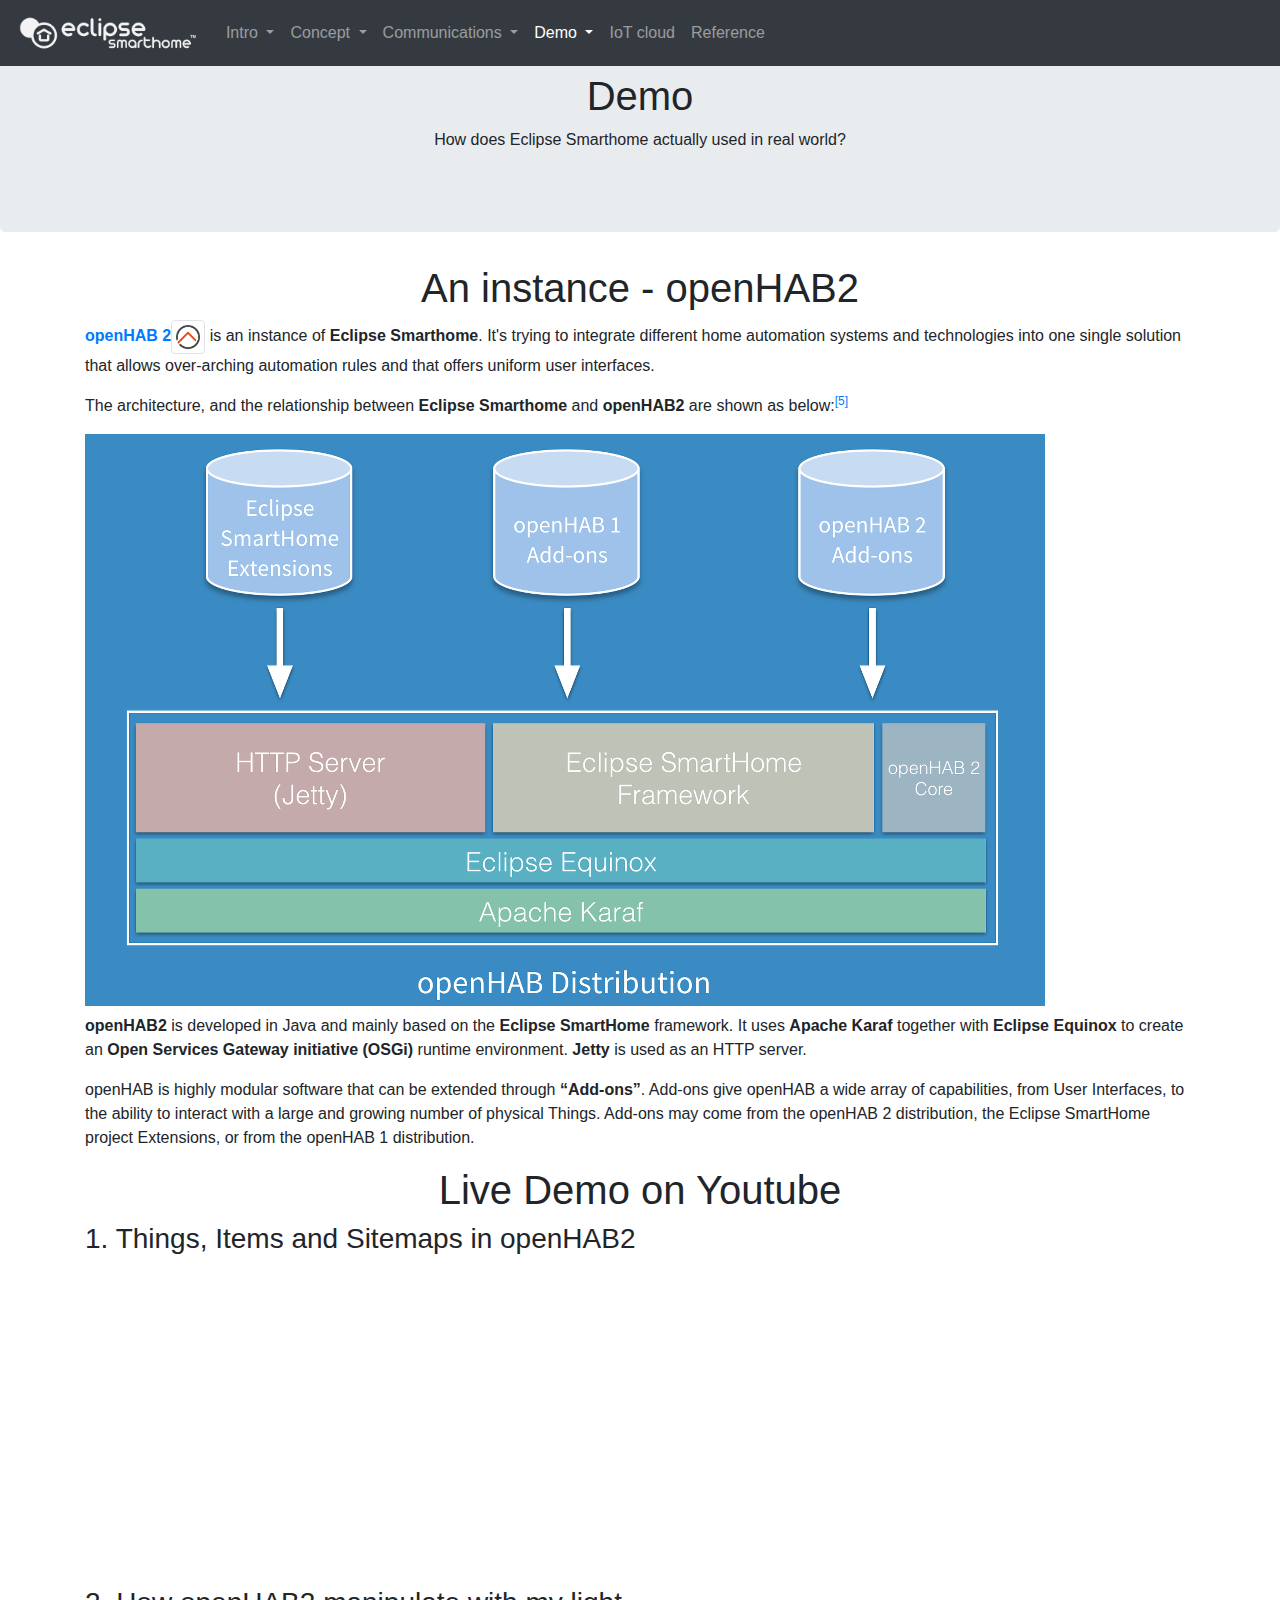
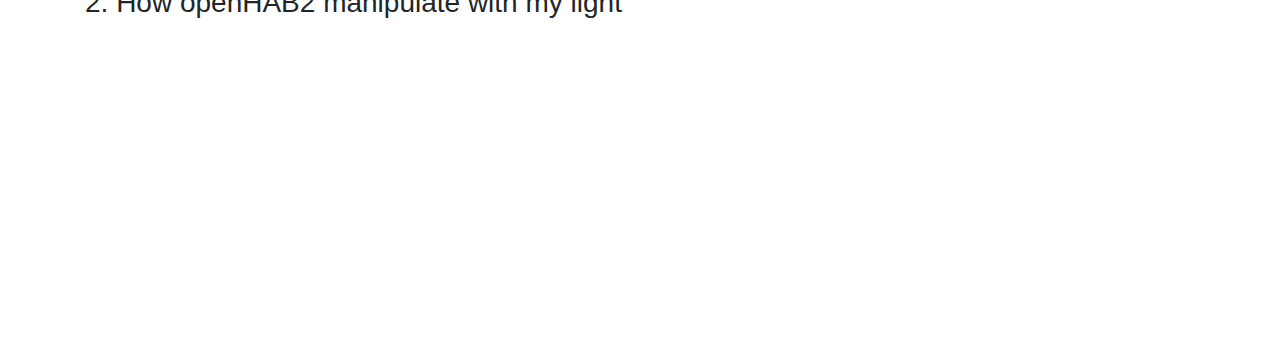
<file: demo.html>
<!DOCTYPE html>
<html lang="en">
<head>
    <meta charset="UTF-8">
    <meta http-equiv="X-UA-Compatible" content="IE=edge">
    <meta name="viewport" content="width=device-width, initial-scale=1">
    <title>Demo</title>
    <!-- Bootstrap -->
    <link href="css/bootstrap-4.0.0.css" rel="stylesheet">
</head>
<body>
<nav class="navbar navbar-expand-lg navbar-dark bg-dark fixed-top">
    <a class="navbar-brand" href="#"><img src="images/eclipse_logo.png" height="40"></a>
    <button class="navbar-toggler" type="button" data-toggle="collapse" data-target="#navbarSupportedContent" aria-controls="navbarSupportedContent" aria-expanded="false" aria-label="Toggle navigation">
        <span class="navbar-toggler-icon"></span>
    </button>
    <div class="collapse navbar-collapse" id="navbarSupportedContent">
        <ul class="navbar-nav mr-auto">
            <li class="nav-item dropdown">
                <a class="nav-link dropdown-toggle" href="#" id="navbarDropdown" role="button" data-toggle="dropdown" aria-haspopup="true" aria-expanded="false">
                    Intro
                </a>
                <div class="dropdown-menu" aria-labelledby="navbarDropdown">
                    <a class="dropdown-item" href="index.html">What is Eclipse Smarthome?</a>
                    <a class="dropdown-item" href="index.html#install">Install and deploy</a>
                    <a class="dropdown-item" href="index.html#paper-ui">Smarthome PaperUI</a>
                    <a class="dropdown-item" href="index.html#conclusions">Conclusions</a>
                </div>
            </li>
            <li class="nav-item dropdown">
                <a class="nav-link dropdown-toggle" href="#" id="conceptNavbarDropdown" role="button" data-toggle="dropdown" aria-haspopup="true" aria-expanded="false">
                    Concept
                </a>
                <div class="dropdown-menu" aria-labelledby="navbarDropdown">
                    <a class="dropdown-item" href="concept.html">Things</a>
                    <a class="dropdown-item" href="concept.html#channels">Channels</a>
                    <a class="dropdown-item" href="concept.html#bindings">Bindings</a>
                    <a class="dropdown-item" href="concept.html#items">Items</a>
                    <a class="dropdown-item" href="concept.html#links">Links</a>
                </div>
            </li>
            <li class="nav-item dropdown">
                <a class="nav-link dropdown-toggle" href="#" id="communicationsNavbarDropdown" role="button" data-toggle="dropdown" aria-haspopup="true" aria-expanded="false">
                    Communications
                </a>
                <div class="dropdown-menu" aria-labelledby="navbarDropdown">
                    <a class="dropdown-item" href="communications.html">What is REST?</a>
                    <a class="dropdown-item" href="communications.html#restapi">REST API</a>
                    <a class="dropdown-item" href="communications.html#endpoints">REST Endpoints</a>
                </div>
            </li>
            <li class="nav-item dropdown active">
                <a class="nav-link dropdown-toggle" href="#" id="demoNavbarDropdown" role="button" data-toggle="dropdown" aria-haspopup="true" aria-expanded="false">
                    Demo
                </a>
                <div class="dropdown-menu" aria-labelledby="DemoNavbarDropdown">
                    <a class="dropdown-item" href="demo.html">An instance - openHAB2</a>
                    <a class="dropdown-item" href="demo.html#live">live demo</a>
                </div>
            </li>
            <li class="nav-item">
                <a class="nav-link" href="cloud.html" >IoT cloud</a>
            </li>
            <li class="nav-item">
                <a class="nav-link" href="references.html" >Reference</a>
            </li>
        </ul>
    </div>
</nav>
<section>
    <div class="jumbotron text-center mt-2">
        <div class="container">
            <div class="row">
                <div class="col-12">
                    <h1>Demo</h1>
                    <p>How does Eclipse Smarthome actually used in real world?</p>
                </div>
            </div>
        </div>
    </div>
</section>


<section id="instance">
    <div class="container">
        <div class="row">
            <div class="col-12 text-left">
                <h1 class="text-center">An instance - openHAB2</h1>

              <p><strong><a href="https://www.openhab.org/">openHAB 2<img src="images/openhab-logo-square.png" class="img-thumbnail" height="34" width="34"></a></strong>
                 is an instance of <strong>Eclipse Smarthome</strong>. It's trying to integrate different home automation systems and technologies into one single solution that allows over-arching automation rules and that offers uniform user interfaces.</p>
              <p>The architecture, and the relationship between <strong>Eclipse Smarthome</strong> and <strong>openHAB2</strong> are shown as below:<sup><a href="references.html">[5]</a> </sup></p>
            </div>
        </div>
        <img class="figure-img" src="images/architecture.png" alt="Archi">
        <div class="row">
            <div class="col-12 text-left">
              <p><strong>openHAB2</strong> is developed in Java and mainly based on the <strong>Eclipse SmartHome</strong> framework. It uses <strong>Apache Karaf</strong> together with <strong>Eclipse Equinox</strong> to create an <strong>Open Services Gateway initiative (OSGi)</strong> runtime environment. <strong>Jetty</strong> is used as an HTTP server.</p>
              <p>openHAB is highly modular software that can be extended through <strong>“Add-ons”</strong>. Add-ons give openHAB a wide array of capabilities, from User Interfaces, to the ability to interact with a large and growing number of physical Things. Add-ons may come from the openHAB 2 distribution, the Eclipse SmartHome project Extensions, or from the openHAB 1 distribution.</p>
            </div>
        </div>
    </div>
</section>



<section id="live">
    <div class="container">
        <div class="row">
            <div class="col-12 text-left">
                <h1 class="text-center">Live Demo on Youtube</h1>
                <h3 class="text-left">1. Things, Items and Sitemaps in openHAB2</h3>
                <iframe width="560" height="315" src="https://www.youtube.com/embed/-5HLOWeI3IQ" frameborder="0" allow="autoplay; encrypted-media" allowfullscreen></iframe>
                <h3 class="text-left">2. How openHAB2 manipulate with my light</h3>
                <iframe width="560" height="315" src="https://www.youtube.com/embed/wgt2st0-w8I" frameborder="0" allow="autoplay; encrypted-media" allowfullscreen></iframe>
            </div>
        </div>
    </div>
</section>


<!-- jQuery (necessary for Bootstrap's JavaScript plugins) -->
<script src="js/jquery-3.2.1.min.js"></script>
<!-- Include all compiled plugins (below), or include individual files as needed -->
<script src="js/popper.min.js"></script>
<script src="js/bootstrap-4.0.0.js"></script>
</body>
</html>
</file>
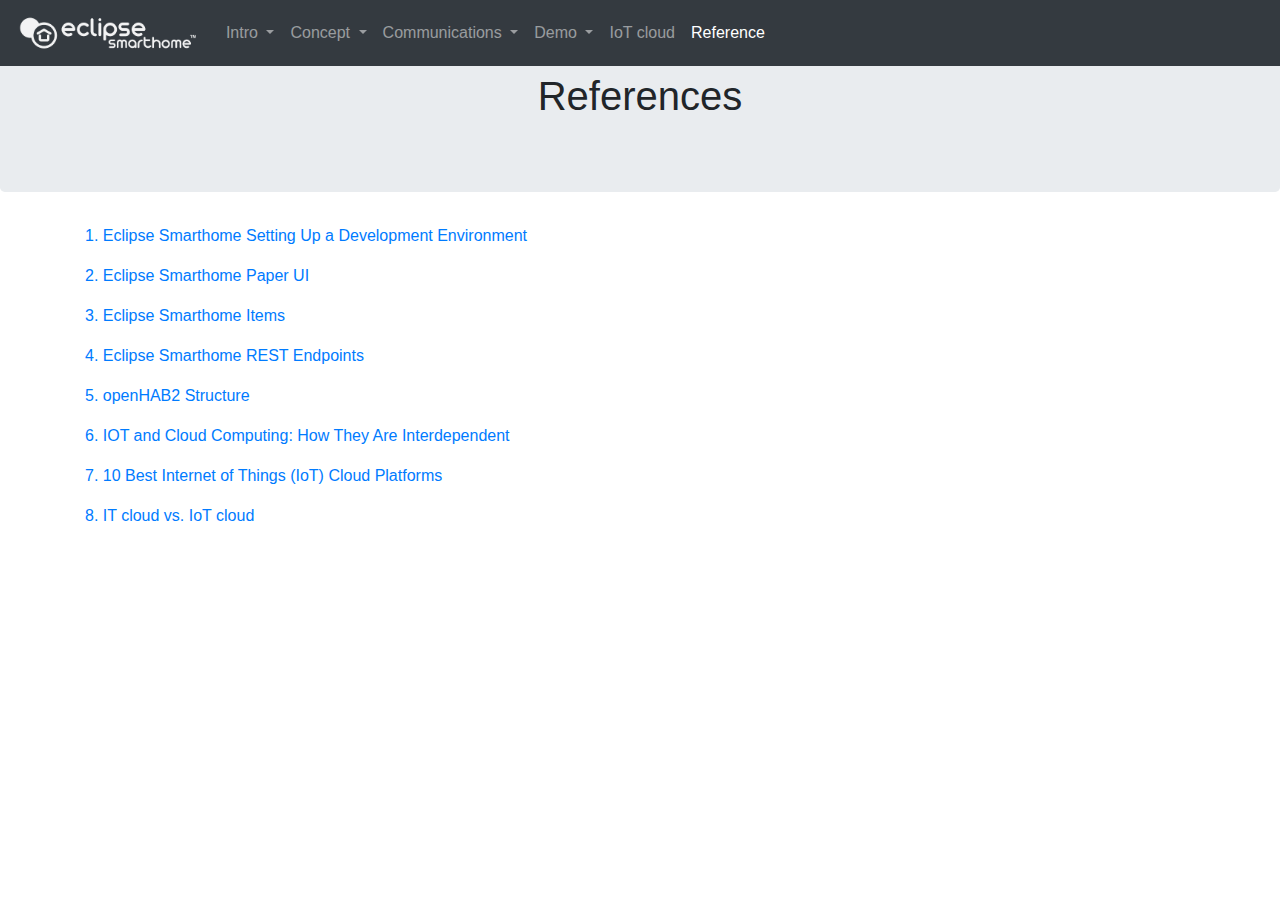
<file: references.html>
<!DOCTYPE html>
<html lang="en">
<head>
    <meta charset="UTF-8">
    <meta http-equiv="X-UA-Compatible" content="IE=edge">
    <meta name="viewport" content="width=device-width, initial-scale=1">
    <title>References</title>
    <!-- Bootstrap -->
    <link href="css/bootstrap-4.0.0.css" rel="stylesheet">
</head>
<body>
<nav class="navbar navbar-expand-lg navbar-dark bg-dark fixed-top">
    <a class="navbar-brand" href="#"><img src="images/eclipse_logo.png" height="40"></a>
    <button class="navbar-toggler" type="button" data-toggle="collapse" data-target="#navbarSupportedContent" aria-controls="navbarSupportedContent" aria-expanded="false" aria-label="Toggle navigation">
        <span class="navbar-toggler-icon"></span>
    </button>
    <div class="collapse navbar-collapse" id="navbarSupportedContent">
        <ul class="navbar-nav mr-auto">
            <li class="nav-item dropdown">
                <a class="nav-link dropdown-toggle" href="#" id="navbarDropdown" role="button" data-toggle="dropdown" aria-haspopup="true" aria-expanded="false">
                    Intro
                </a>
                <div class="dropdown-menu" aria-labelledby="navbarDropdown">
                    <a class="dropdown-item" href="index.html">What is Eclipse Smarthome?</a>
                    <a class="dropdown-item" href="index.html#install">Install and deploy</a>
                    <a class="dropdown-item" href="index.html#paper-ui">Smarthome PaperUI</a>
                    <a class="dropdown-item" href="index.html#conclusions">Conclusions</a>
                </div>
            </li>
            <li class="nav-item dropdown">
                <a class="nav-link dropdown-toggle" href="#" id="conceptNavbarDropdown" role="button" data-toggle="dropdown" aria-haspopup="true" aria-expanded="false">
                    Concept
                </a>
                <div class="dropdown-menu" aria-labelledby="navbarDropdown">
                    <a class="dropdown-item" href="concept.html">Things</a>
                    <a class="dropdown-item" href="concept.html#channels">Channels</a>
                    <a class="dropdown-item" href="concept.html#bindings">Bindings</a>
                    <a class="dropdown-item" href="concept.html#items">Items</a>
                    <a class="dropdown-item" href="concept.html#links">Links</a>
                </div>
            </li>
            <li class="nav-item dropdown">
                <a class="nav-link dropdown-toggle" href="#" id="communicationsNavbarDropdown" role="button" data-toggle="dropdown" aria-haspopup="true" aria-expanded="false">
                    Communications
                </a>
                <div class="dropdown-menu" aria-labelledby="navbarDropdown">
                    <a class="dropdown-item" href="communications.html">What is REST?</a>
                    <a class="dropdown-item" href="communications.html#restapi">REST API</a>
                    <a class="dropdown-item" href="communications.html#endpoints">REST Endpoints</a>
                </div>
            </li>
            <li class="nav-item dropdown">
                <a class="nav-link dropdown-toggle" href="#" id="demoNavbarDropdown" role="button" data-toggle="dropdown" aria-haspopup="true" aria-expanded="false">
                    Demo
                </a>
                <div class="dropdown-menu" aria-labelledby="DemoNavbarDropdown">
                    <a class="dropdown-item" href="demo.html">An instance - openHAB2</a>
                    <a class="dropdown-item" href="demo.html#live">live demo</a>
                </div>
            </li>
            <li class="nav-item">
                <a class="nav-link" href="cloud.html" >IoT cloud</a>
            </li>
            <li class="nav-item active">
                <a class="nav-link" href="references.html" >Reference</a>
            </li>
        </ul>
    </div>
</nav>
<section>
    <div class="jumbotron text-center mt-2">
        <div class="container">
            <div class="row">
                <div class="col-12">
                    <h1>References</h1>
                </div>
            </div>
        </div>
    </div>
</section>


<section id="1">
    <div class="container">
        <div class="row">
            <div class="col-12 text-left">
                <p><a href="https://www.eclipse.org/smarthome/documentation/development/ide.html">1. Eclipse Smarthome Setting Up a Development Environment</a></p>
            </div>
        </div>
        <div class="row">
            <div class="col-12 text-left">
                <p><a href="https://www.eclipse.org/smarthome/documentation/features/ui/paper/readme.html">2. Eclipse Smarthome Paper UI</a></p></div>
        </div>
        <div class="row">
            <div class="col-12 text-left">
                <p><a href="https://www.eclipse.org/smarthome/documentation/concepts/items.html">3. Eclipse Smarthome Items</a></p></div>
        </div>
        <div class="row">
            <div class="col-12 text-left">
                <p><a href="https://www.eclipse.org/smarthome/rest/index.html">4. Eclipse Smarthome REST Endpoints</a></p></div>
        </div>
        <div class="row">
            <div class="col-12 text-left">
                <p><a href="https://docs.openhab.org/introduction.html#openhab-structure">5. openHAB2 Structure</a></p></div>
        </div>
        <div class="row">
            <div class="col-12 text-left">
                <p><a href="http://www.cxotoday.com/story/iot-and-cloud-computing-and-how-they-are-interdependent">6. IOT and Cloud Computing: How They Are Interdependent</a></p></div>
        </div>
        <div class="row">
            <div class="col-12 text-left">
                <p><a href="https://www.devteam.space/blog/10-best-internet-of-things-iot-cloud-platforms">7. 10 Best Internet of Things (IoT) Cloud Platforms</a></p></div>
        </div>
        <div class="row">
            <div class="col-12 text-left">
                <p><a href="https://atmelcorporation.wordpress.com/2015/04/07/it-cloud-vs-iot-cloud">8. IT cloud vs. IoT cloud</a></p></div>
        </div>
    </div>
</section>

<!-- jQuery (necessary for Bootstrap's JavaScript plugins) -->
<script src="js/jquery-3.2.1.min.js"></script>
<!-- Include all compiled plugins (below), or include individual files as needed -->
<script src="js/popper.min.js"></script>
<script src="js/bootstrap-4.0.0.js"></script>
</body>
</html>
</file>
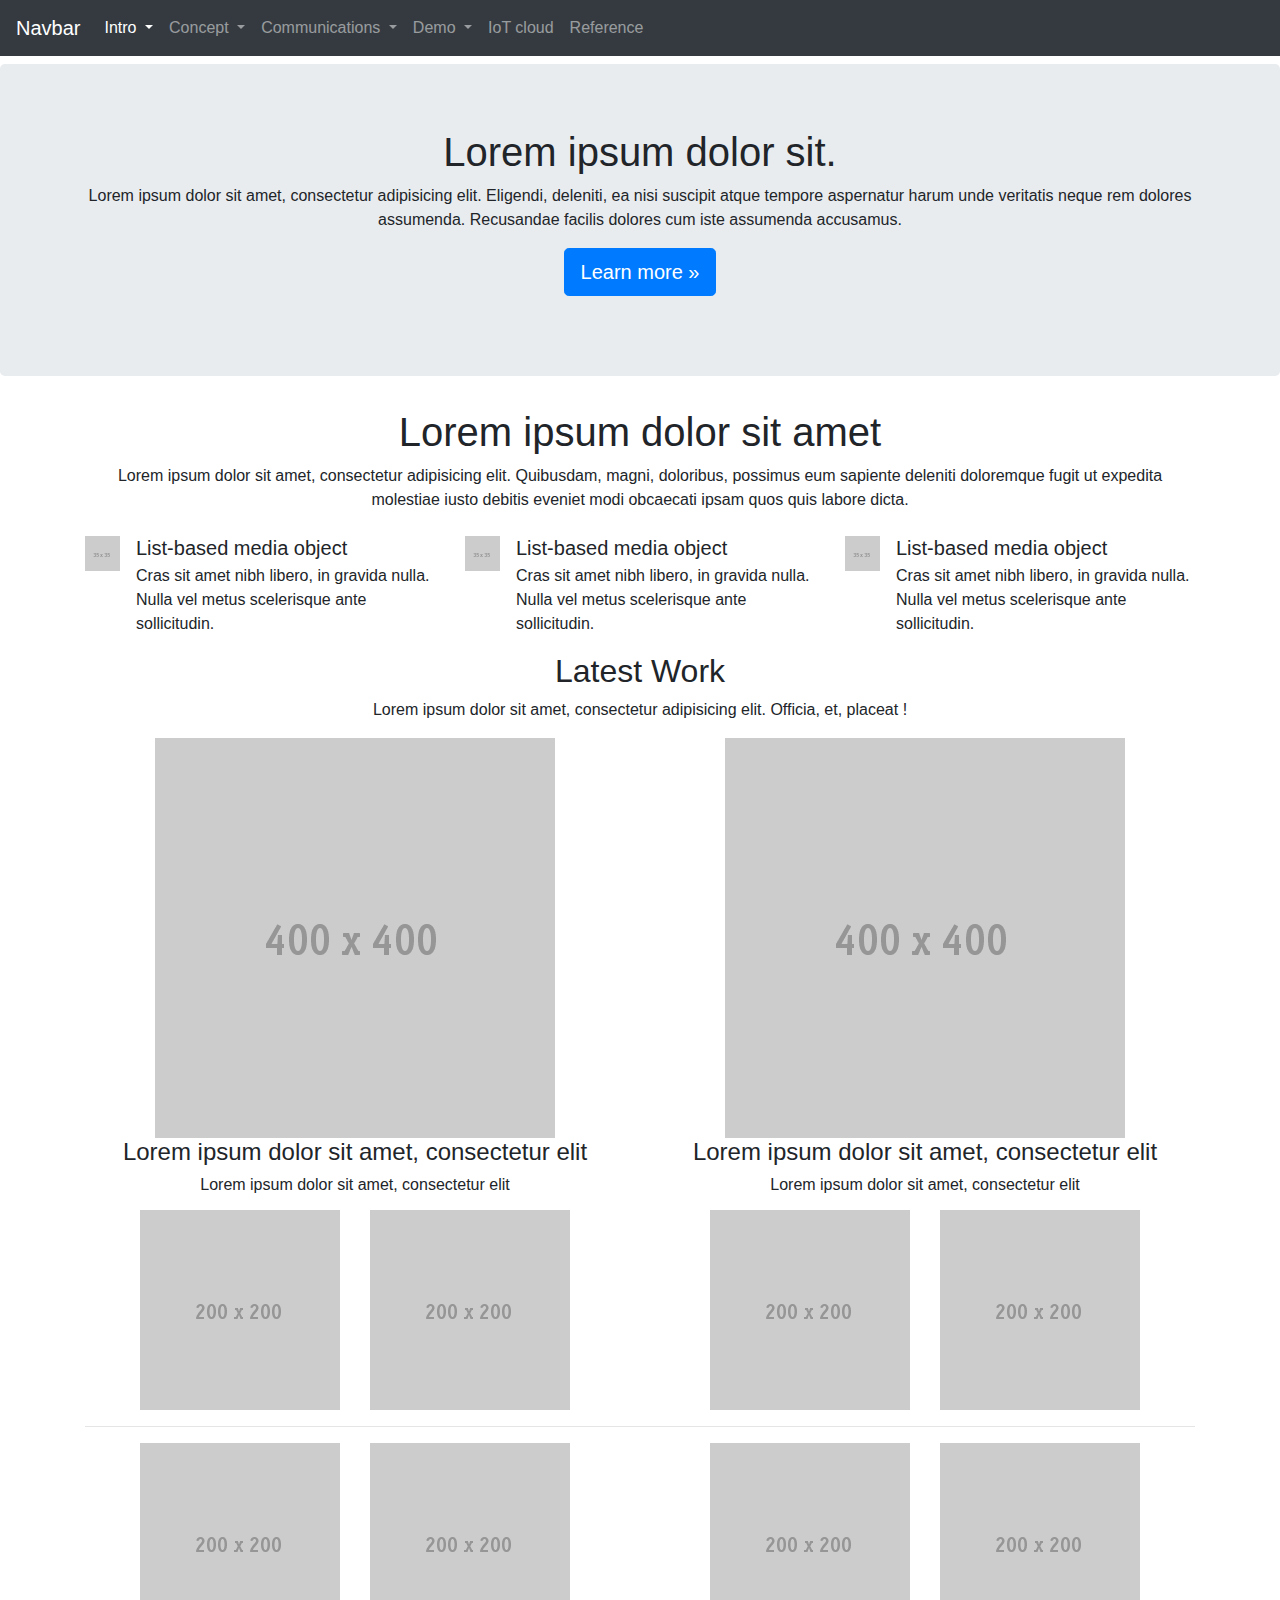
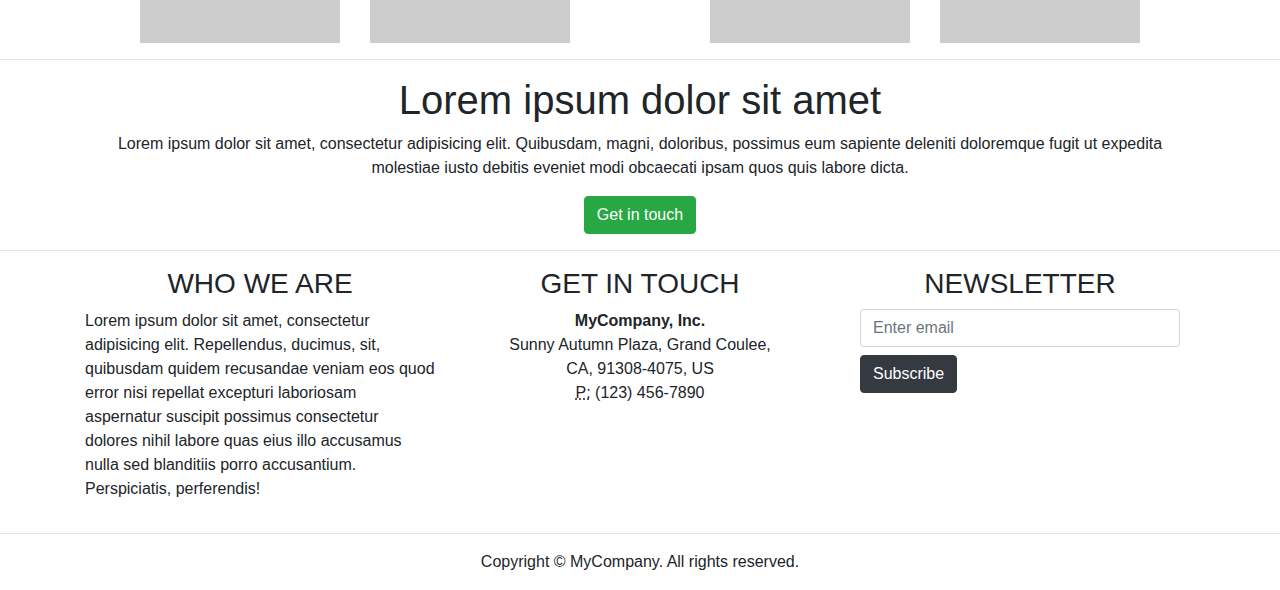
<file: template.html>
<!DOCTYPE html>
<html lang="en">
  <head>
    <meta charset="UTF-8">
    <meta http-equiv="X-UA-Compatible" content="IE=edge">
    <meta name="viewport" content="width=device-width, initial-scale=1">
    <title>Bootstrap Portfolio Page Template</title>
    <!-- Bootstrap -->
    <link href="css/bootstrap-4.0.0.css" rel="stylesheet">
  </head>
  <body>
    <nav class="navbar navbar-expand-lg navbar-dark bg-dark">
      <a class="navbar-brand" href="#">Navbar</a>
      <button class="navbar-toggler" type="button" data-toggle="collapse" data-target="#navbarSupportedContent" aria-controls="navbarSupportedContent" aria-expanded="false" aria-label="Toggle navigation">
      <span class="navbar-toggler-icon"></span>
      </button>
      <div class="collapse navbar-collapse" id="navbarSupportedContent">
        <ul class="navbar-nav mr-auto">
		  <li class="nav-item dropdown active">
            <a class="nav-link dropdown-toggle" href="#" id="navbarDropdown" role="button" data-toggle="dropdown" aria-haspopup="true" aria-expanded="false">
            Intro
            </a>
            <div class="dropdown-menu" aria-labelledby="navbarDropdown">
              <a class="dropdown-item" href="#">What is Eclipse Smarthome?</a>
              <a class="dropdown-item" href="#">Install and deploy</a>
			  <a class="dropdown-item" href="#">Smarthome PaperUI</a>
			  <a class="dropdown-item" href="#">Conclustions</a>
          </li>
		  <li class="nav-item dropdown">
            <a class="nav-link dropdown-toggle" href="#" id="navbarDropdown" role="button" data-toggle="dropdown" aria-haspopup="true" aria-expanded="false">
            Concept
            </a>
            <div class="dropdown-menu" aria-labelledby="navbarDropdown">
              <a class="dropdown-item" href="#">Things</a>
              <a class="dropdown-item" href="#">Channels</a>
			  <a class="dropdown-item" href="#">Bindings</a>
			  <a class="dropdown-item" href="#">Items</a>
			  <a class="dropdown-item" href="#">Links</a>
          </li>
		  <li class="nav-item dropdown">
            <a class="nav-link dropdown-toggle" href="#" id="navbarDropdown" role="button" data-toggle="dropdown" aria-haspopup="true" aria-expanded="false">
            Communications
            </a>
            <div class="dropdown-menu" aria-labelledby="navbarDropdown">
              <a class="dropdown-item" href="#">What is REST?</a>
              <a class="dropdown-item" href="#">REST API</a>
			  <a class="dropdown-item" href="#">REST Endpoints</a>
          </li>
		  <li class="nav-item dropdown">
            <a class="nav-link dropdown-toggle" href="#" id="navbarDropdown" role="button" data-toggle="dropdown" aria-haspopup="true" aria-expanded="false">
            Demo
            </a>
            <div class="dropdown-menu" aria-labelledby="navbarDropdown">
              <a class="dropdown-item" href="#">An instance - openHAB2</a>
              <a class="dropdown-item" href="#">live demo</a>
          </li>
		  <li class="nav-item">
            <a class="nav-link" href="#" >IoT cloud</a>
          </li>
		  <li class="nav-item">
            <a class="nav-link" href="#" >Reference</a>
          </li>
        </ul>
      </div>
    </nav>
    <section>
      <div class="jumbotron text-center mt-2">
        <div class="container">
          <div class="row">
            <div class="col-12">
              <h1>Lorem ipsum dolor sit.</h1>
              <p>Lorem ipsum dolor sit amet, consectetur adipisicing elit. Eligendi, deleniti, ea nisi suscipit atque tempore aspernatur harum unde veritatis neque rem dolores assumenda. Recusandae facilis dolores cum iste assumenda accusamus.</p>
              <p><a class="btn btn-primary btn-lg" href="#" role="button">Learn more »</a></p>
            </div>
          </div>
        </div>
      </div>
    </section>
    <section>
      <div class="container">
        <div class="row">
          <div class="col-12 text-center">
            <h1>Lorem ipsum dolor sit amet</h1>
            <p>Lorem ipsum dolor sit amet, consectetur adipisicing elit. Quibusdam, magni, doloribus, possimus eum sapiente deleniti doloremque fugit ut expedita molestiae iusto debitis eveniet modi obcaecati ipsam quos quis labore dicta.</p>
          </div>
        </div>
      </div>
    </section>
    <section>
      <div class="container mt-2">
        <div class="row">
          <div class="col-md-4 col-12">
            <ul class="list-unstyled">
              <li class="media">
                <img class="mr-3" src="images/35X35.gif" alt="Generic placeholder image">
                <div class="media-body">
                  <h5 class="mt-0 mb-1">List-based media object</h5>
                  Cras sit amet nibh libero, in gravida nulla. Nulla vel metus scelerisque ante sollicitudin.
                </div>
              </li>
            </ul>
          </div>
          <div class="col-md-4 col-12">
            <ul class="list-unstyled">
              <li class="media">
                <img class="mr-3" src="images/35X35.gif" alt="Generic placeholder image">
                <div class="media-body">
                  <h5 class="mt-0 mb-1">List-based media object</h5>
                  Cras sit amet nibh libero, in gravida nulla. Nulla vel metus scelerisque ante sollicitudin.
                </div>
              </li>
            </ul>
          </div>
          <div class="col-md-4 col-12">
            <ul class="list-unstyled">
              <li class="media">
                <img class="mr-3" src="images/35X35.gif" alt="Generic placeholder image">
                <div class="media-body">
                  <h5 class="mt-0 mb-1">List-based media object</h5>
                  Cras sit amet nibh libero, in gravida nulla. Nulla vel metus scelerisque ante sollicitudin.
                </div>
              </li>
            </ul>
          </div>
        </div>
      </div>
    </section>
    <section>
      <div class="container">
        <div class="row">
          <div class="col-12 text-center">
            <h2>Latest Work</h2>
            <p>Lorem ipsum dolor sit amet, consectetur adipisicing elit. Officia, et, placeat !</p>
          </div>
        </div>
        <div class="row">
          <div class="col-md-6 col-12 text-center">
            <img class="img-fluid" src="images/400x400.gif" alt="">
            <h4>Lorem ipsum dolor sit amet, consectetur elit</h4>
            <h6>Lorem ipsum dolor sit amet, consectetur elit</h6>
          </div>
          <div class="col-md-6 col-12 text-center mt-md-0 mt-2">
            <img class="img-fluid" src="images/400x400.gif" alt="">
            <h4>Lorem ipsum dolor sit amet, consectetur elit</h4>
            <h6>Lorem ipsum dolor sit amet, consectetur elit</h6>
          </div>
        </div>
        <div class="row mt-2">
          <div class="col-md-3 col-6"><img class="img-fluid float-right" src="images/200x200.gif" alt=""></div>
          <div class="col-md-3 col-6"><img class="img-fluid float-left" src="images/200x200.gif" alt=""></div>
          <div class="col-md-3 col-6 mt-md-0 mt-1"><img class="img-fluid float-right" src="images/200x200.gif" alt=""></div>
          <div class="col-md-3 col-6 mt-md-0 mt-1"><img class="img-fluid float-left" src="images/200x200.gif" alt=""></div>
        </div>
        <hr>
        <div class="row">
          <div class="col-md-3 col-6"><img class="img-fluid float-right" src="images/200x200.gif" alt=""></div>
          <div class="col-md-3 col-6"><img class="img-fluid float-left" src="images/200x200.gif" alt=""></div>
          <div class="col-md-3 col-6 mt-md-0 mt-1"><img class="img-fluid float-right" src="images/200x200.gif" alt=""></div>
          <div class="col-md-3 col-6 mt-md-0 mt-1"><img class="img-fluid float-left" src="images/200x200.gif" alt=""></div>
        </div>
      </div>
    </section>
    <hr>
    <section>
      <div class="container">
        <div class="row">
          <div class="col-12 text-center">
            <h1>Lorem ipsum dolor sit amet</h1>
            <p>Lorem ipsum dolor sit amet, consectetur adipisicing elit. Quibusdam, magni, doloribus, possimus eum sapiente deleniti doloremque fugit ut expedita molestiae iusto debitis eveniet modi obcaecati ipsam quos quis labore dicta.</p>
            <button type="button" class="btn btn-success">Get in touch</button>
          </div>
        </div>
      </div>
    </section>
    <hr>
    <div class="section">
      <div class="container">
        <div class="row">
          <div class="col-md-4 col-12">
            <h3 class="text-center">WHO WE ARE</h3>
            <p>Lorem ipsum dolor sit amet, consectetur adipisicing elit. Repellendus, ducimus, sit, quibusdam quidem recusandae veniam eos quod error nisi repellat excepturi laboriosam aspernatur suscipit possimus consectetur dolores nihil labore quas eius illo accusamus nulla sed blanditiis porro accusantium. Perspiciatis, perferendis!</p>
          </div>
          <div class="col-md-4 col-12">
            <h3 class="text-center">GET IN TOUCH</h3>
            <address class="text-center">
              <strong>MyCompany, Inc.</strong><br>
              Sunny Autumn Plaza, Grand Coulee,<br>
              CA, 91308-4075, US<br>
              <abbr title="Phone">P:</abbr> (123) 456-7890
            </address>
          </div>
          <div class="col-md-4 col-12">
            <h3 class="text-center">NEWSLETTER</h3>
            <form>
              <div class="form-group col-12">
                <input type="email" class="form-control" id="exampleInputEmail1" placeholder="Enter email">
                <button type="submit" class="btn btn-dark mt-2">Subscribe</button>
              </div>
            </form>
          </div>
        </div>
      </div>
    </div>
    <hr>
    <footer class="text-center">
      <div class="container">
        <div class="row">
          <div class="col-12">
            <p>Copyright © MyCompany. All rights reserved.</p>
          </div>
        </div>
      </div>
    </footer>
    <!-- jQuery (necessary for Bootstrap's JavaScript plugins) -->
    <script src="js/jquery-3.2.1.min.js"></script>
    <!-- Include all compiled plugins (below), or include individual files as needed -->
    <script src="js/popper.min.js"></script>
    <script src="js/bootstrap-4.0.0.js"></script>
  </body>
</html>
</file>
